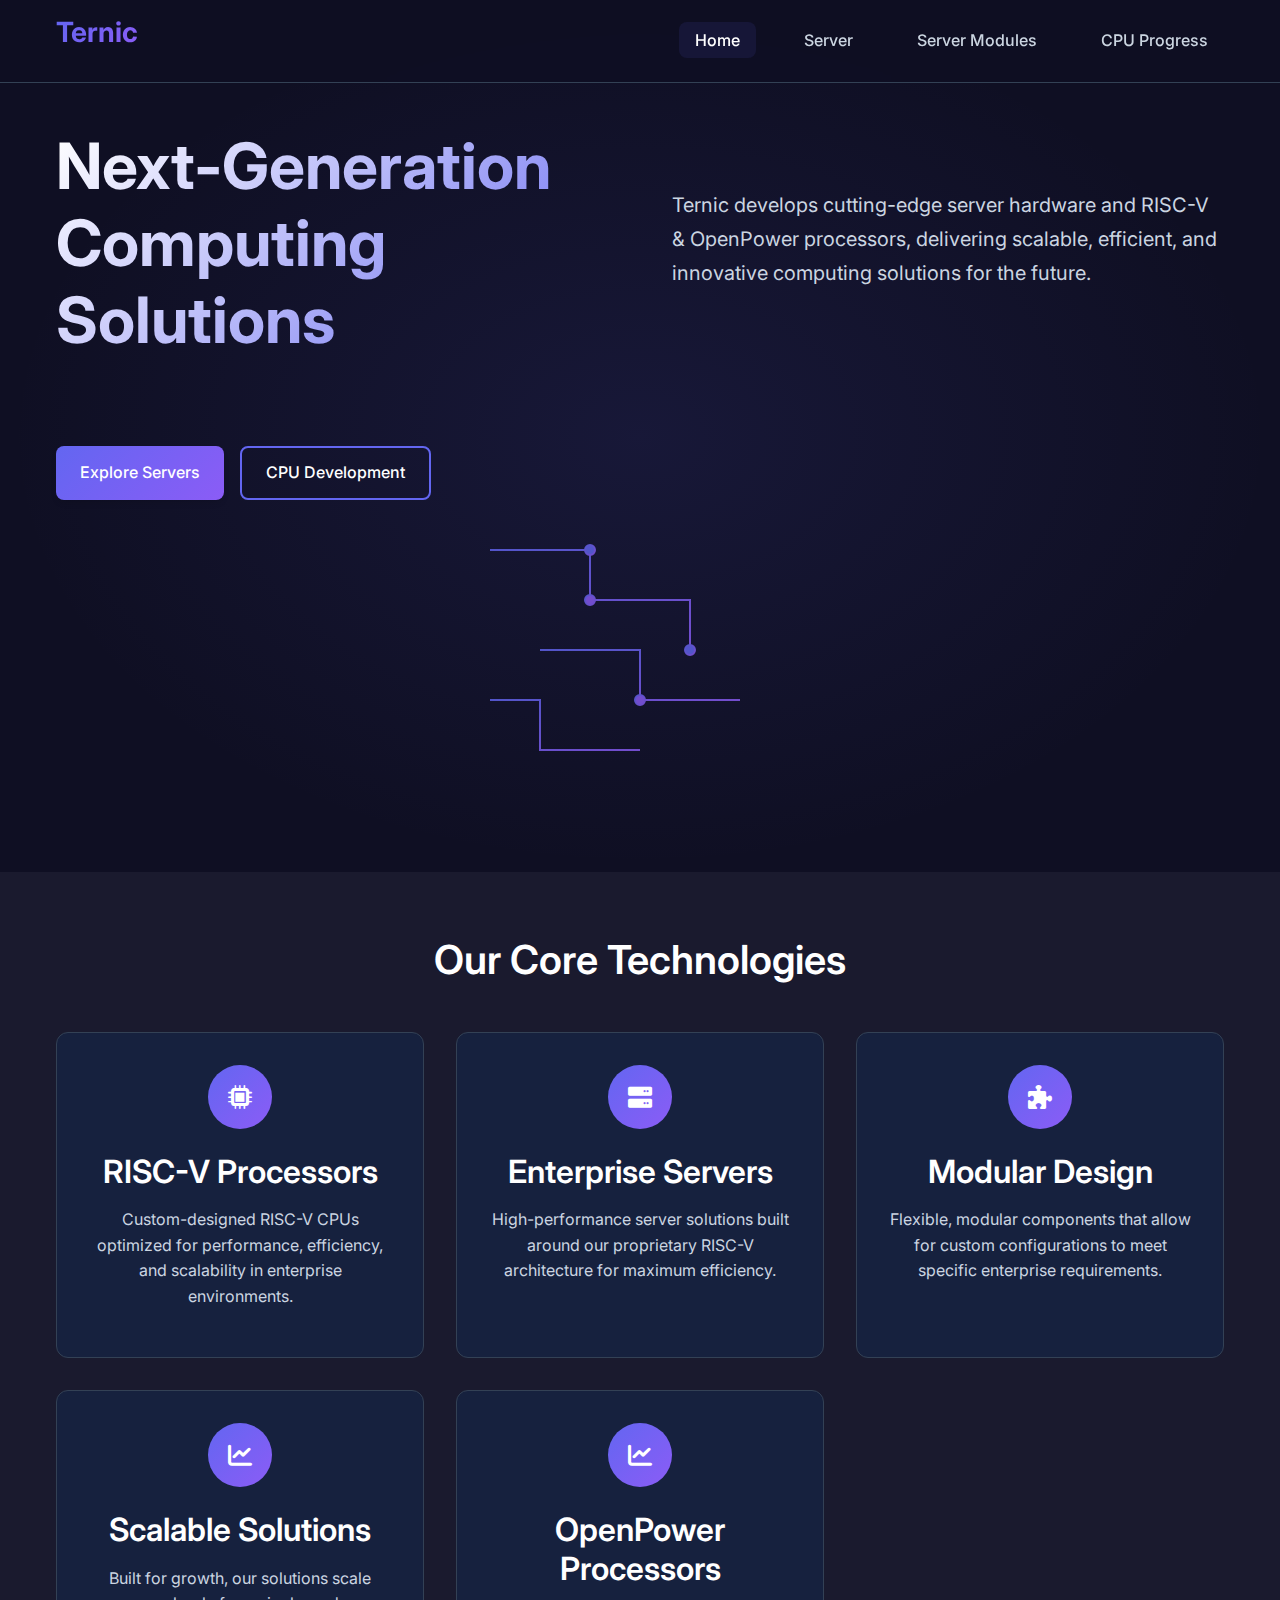
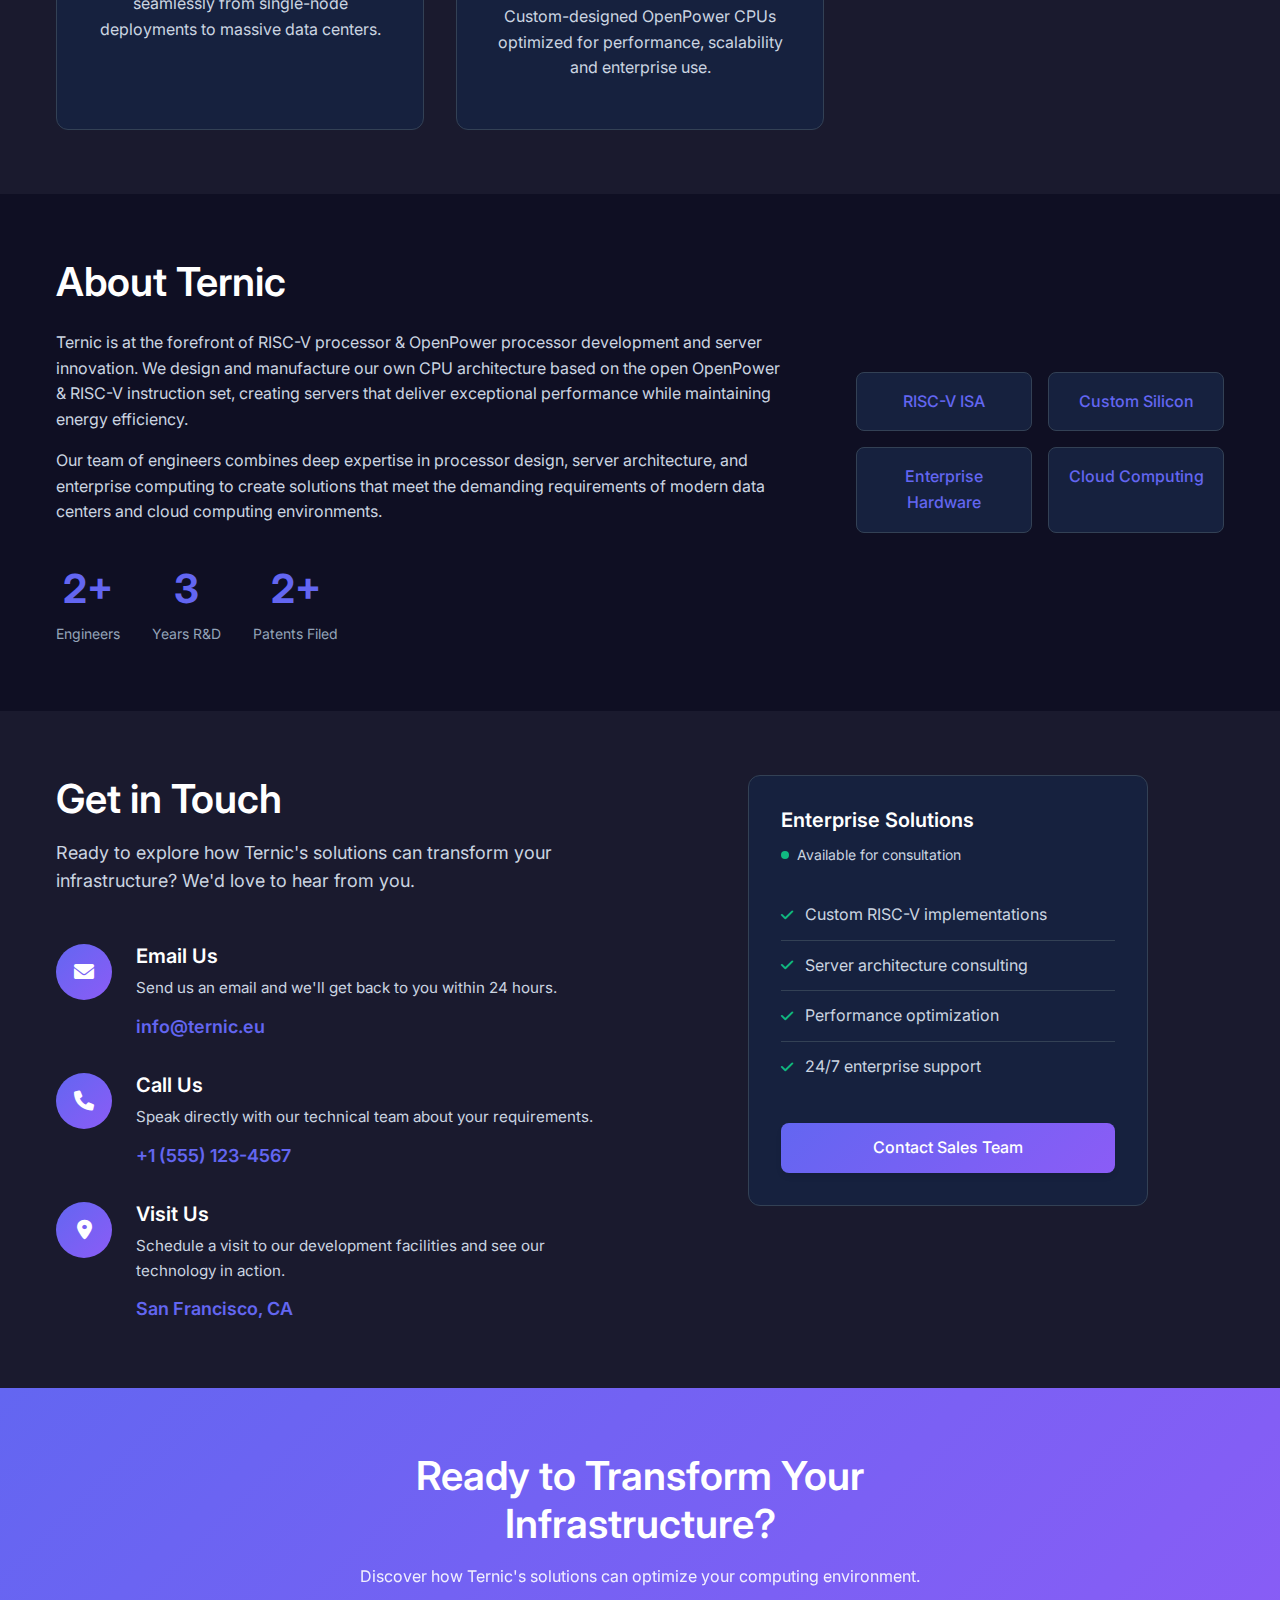
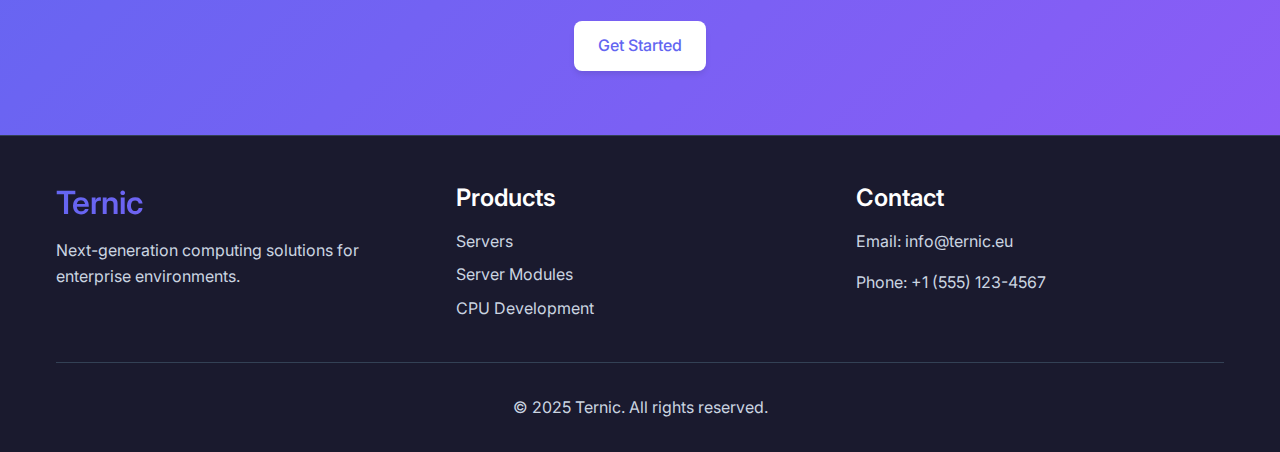
<file: index.html>
<!DOCTYPE html>
<html lang="en">
<head>
    <meta charset="UTF-8">
    <meta name="viewport" content="width=device-width, initial-scale=1.0">
    <meta name="description" content="Ternic develops cutting-edge RISC-V server solutions and custom processors for enterprise computing. Discover our high-performance, energy-efficient server hardware.">
    <meta name="keywords" content="RISC-V servers, custom processors, enterprise computing, server hardware, energy-efficient servers, Ternic, server modules, CPU development">
    <meta name="author" content="Ternic">
    <meta property="og:title" content="Ternic - Next-Generation RISC-V Server Solutions">
    <meta property="og:description" content="Innovative RISC-V server hardware and custom processors for enterprise computing environments.">
    <meta property="og:type" content="website">
    <meta property="og:url" content="https://www.ternic.eu">
    <meta name="robots" content="index, follow">
    <link rel="canonical" href="https://www.ternic.eu">
    
    <title>Ternic - Server Solutions & Custom Processors | Enterprise Computing</title>
    <link rel="stylesheet" href="styles.css">
    <link href="https://fonts.googleapis.com/css2?family=Inter:wght@300;400;500;600;700&display=swap" rel="stylesheet">
    <link rel="stylesheet" href="https://cdnjs.cloudflare.com/ajax/libs/font-awesome/6.0.0/css/all.min.css">
</head>
<body>
    <header class="header">
        <nav class="nav">
            <div class="nav-brand">
                <h1 class="logo">Ternic</h1>
            </div>
            <ul class="nav-menu" id="nav-menu">
                <li><a href="index.html" class="nav-link active">Home</a></li>
                <li><a href="server.html" class="nav-link">Server</a></li>
                <li><a href="modules.html" class="nav-link">Server Modules</a></li>
                <li><a href="cpu-progress.html" class="nav-link">CPU Progress</a></li>
            </ul>
            <div class="nav-toggle" id="nav-toggle">
                <span></span>
                <span></span>
                <span></span>
            </div>
        </nav>
    </header>

    <main>
        <!-- Hero Section -->
        <section class="hero">
            <div class="container">
                <div class="hero-content">
                    <h1 class="hero-title">Next-Generation Computing Solutions</h1>
                    <p class="hero-description">
                        Ternic develops cutting-edge server hardware and RISC-V & OpenPower processors, 
                        delivering scalable, efficient, and innovative computing solutions for the future.
                    </p>
                    <div class="hero-buttons">
                        <a href="server.html" class="btn btn-primary">Explore Servers</a>
                        <a href="cpu-progress.html" class="btn btn-secondary">CPU Development</a>
                    </div>
                </div>
                <div class="hero-visual">
                    <div class="circuit-pattern">
                        <svg viewBox="0 0 400 300" class="circuit-svg">
                            <defs>
                                <linearGradient id="gradient1" x1="0%" y1="0%" x2="100%" y2="100%">
                                    <stop offset="0%" style="stop-color:#6366f1;stop-opacity:1" />
                                    <stop offset="100%" style="stop-color:#8b5cf6;stop-opacity:1" />
                                </linearGradient>
                            </defs>
                            <g stroke="url(#gradient1)" stroke-width="2" fill="none">
                                <path d="M50 50 L150 50 L150 100 L250 100 L250 150" />
                                <path d="M100 150 L200 150 L200 200 L300 200" />
                                <path d="M50 200 L100 200 L100 250 L200 250" />
                                <circle cx="150" cy="50" r="5" fill="#6366f1" />
                                <circle cx="150" cy="100" r="5" fill="#8b5cf6" />
                                <circle cx="250" cy="150" r="5" fill="#6366f1" />
                                <circle cx="200" cy="200" r="5" fill="#8b5cf6" />
                            </g>
                        </svg>
                    </div>
                </div>
            </div>
        </section>

        <!-- Features Section -->
        <section class="features">
            <div class="container">
                <h2 class="section-title">Our Core Technologies</h2>
                <div class="features-grid">
                    <div class="feature-card">
                        <div class="feature-icon">
                            <i class="fas fa-microchip"></i>
                        </div>
                        <h3>RISC-V Processors</h3>
                        <p>Custom-designed RISC-V CPUs optimized for performance, efficiency, and scalability in enterprise environments.</p>
                    </div>
                    <div class="feature-card">
                        <div class="feature-icon">
                            <i class="fas fa-server"></i>
                        </div>
                        <h3>Enterprise Servers</h3>
                        <p>High-performance server solutions built around our proprietary RISC-V architecture for maximum efficiency.</p>
                    </div>
                    <div class="feature-card">
                        <div class="feature-icon">
                            <i class="fas fa-puzzle-piece"></i>
                        </div>
                        <h3>Modular Design</h3>
                        <p>Flexible, modular components that allow for custom configurations to meet specific enterprise requirements.</p>
                    </div>
                    <div class="feature-card">
                        <div class="feature-icon">
                            <i class="fas fa-chart-line"></i>
                        </div>
                        <h3>Scalable Solutions</h3>
                        <p>Built for growth, our solutions scale seamlessly from single-node deployments to massive data centers.</p>
                    </div>
                    <div class="feature-card">
                        <div class="feature-icon">
                            <i class="fas fa-chart-line"></i>
                        </div>
                        <h3>OpenPower Processors</h3>
                        <p>Custom-designed OpenPower CPUs optimized for performance, scalability and enterprise use.</p>
                    </div>
                </div>
            </div>
        </section>

        <!-- About Section -->
        <section class="about">
            <div class="container">
                <div class="about-content">
                    <div class="about-text">
                        <h2>About Ternic</h2>
                        <p>
                            Ternic is at the forefront of RISC-V processor & OpenPower processor development and server innovation. 
                            We design and manufacture our own CPU architecture based on the open OpenPower & RISC-V instruction set, 
                            creating servers that deliver exceptional performance while maintaining energy efficiency.
                        </p>
                        <p>
                            Our team of engineers combines deep expertise in processor design, server architecture, 
                            and enterprise computing to create solutions that meet the demanding requirements of 
                            modern data centers and cloud computing environments.
                        </p>
                        <div class="stats">
                            <div class="stat">
                                <span class="stat-number">2+</span>
                                <span class="stat-label">Engineers</span>
                            </div>
                            <div class="stat">
                                <span class="stat-number">3</span>
                                <span class="stat-label">Years R&D</span>
                            </div>
                            <div class="stat">
                                <span class="stat-number">2+</span>
                                <span class="stat-label">Patents Filed</span>
                            </div>
                        </div>
                    </div>
                    <div class="about-visual">
                        <div class="tech-stack">
                            <div class="tech-item">
                                <span>RISC-V ISA</span>
                            </div>
                            <div class="tech-item">
                                <span>Custom Silicon</span>
                            </div>
                            <div class="tech-item">
                                <span>Enterprise Hardware</span>
                            </div>
                            <div class="tech-item">
                                <span>Cloud Computing</span>
                            </div>
                        </div>
                    </div>
                </div>
            </div>
        </section>

        <!-- Contact Section -->
        <section class="contact">
            <div class="container">
                <div class="contact-content">
                    <div class="contact-info">
                        <h2>Get in Touch</h2>
                        <p>Ready to explore how Ternic's solutions can transform your infrastructure? We'd love to hear from you.</p>
                        
                        <div class="contact-methods">
                            <div class="contact-method">
                                <div class="contact-icon">
                                    <i class="fas fa-envelope"></i>
                                </div>
                                <div class="contact-details">
                                    <h3>Email Us</h3>
                                    <p>Send us an email and we'll get back to you within 24 hours.</p>
                                    <a href="mailto:info@ternic.eu" class="contact-link">info@ternic.eu</a>
                                </div>
                            </div>
                            
                            <div class="contact-method">
                                <div class="contact-icon">
                                    <i class="fas fa-phone"></i>
                                </div>
                                <div class="contact-details">
                                    <h3>Call Us</h3>
                                    <p>Speak directly with our technical team about your requirements.</p>
                                    <a href="tel:+15551234567" class="contact-link">+1 (555) 123-4567</a>
                                </div>
                            </div>
                            
                            <div class="contact-method">
                                <div class="contact-icon">
                                    <i class="fas fa-map-marker-alt"></i>
                                </div>
                                <div class="contact-details">
                                    <h3>Visit Us</h3>
                                    <p>Schedule a visit to our development facilities and see our technology in action.</p>
                                    <span class="contact-link">San Francisco, CA</span>
                                </div>
                            </div>
                        </div>
                    </div>
                    
                    <div class="contact-visual">
                        <div class="contact-card">
                            <div class="card-header">
                                <h3>Enterprise Solutions</h3>
                                <div class="status-indicator">
                                    <span class="status-dot"></span>
                                    <span>Available for consultation</span>
                                </div>
                            </div>
                            <div class="card-content">
                                <div class="service-item">
                                    <i class="fas fa-check"></i>
                                    <span>Custom RISC-V implementations</span>
                                </div>
                                <div class="service-item">
                                    <i class="fas fa-check"></i>
                                    <span>Server architecture consulting</span>
                                </div>
                                <div class="service-item">
                                    <i class="fas fa-check"></i>
                                    <span>Performance optimization</span>
                                </div>
                                <div class="service-item">
                                    <i class="fas fa-check"></i>
                                    <span>24/7 enterprise support</span>
                                </div>
                            </div>
                            <div class="card-action">
                                <a href="mailto:info@ternic.com?subject=Enterprise%20Solutions%20Inquiry" class="btn btn-primary">Contact Sales Team</a>
                            </div>
                        </div>
                    </div>
                </div>
            </div>
        </section>

        <!-- CTA Section -->
        <section class="cta">
            <div class="container">
                <div class="cta-content">
                    <h2>Ready to Transform Your Infrastructure?</h2>
                    <p>Discover how Ternic's solutions can optimize your computing environment.</p>
                    <a href="server.html" class="btn btn-primary">Get Started</a>
                </div>
            </div>
        </section>
    </main>

    <footer class="footer">
        <div class="container">
            <div class="footer-content">
                <div class="footer-section">
                    <h3>Ternic</h3>
                    <p>Next-generation computing solutions for enterprise environments.</p>
                </div>
                <div class="footer-section">
                    <h4>Products</h4>
                    <ul>
                        <li><a href="server.html">Servers</a></li>
                        <li><a href="modules.html">Server Modules</a></li>
                        <li><a href="cpu-progress.html">CPU Development</a></li>
                    </ul>
                </div>
                <div class="footer-section">
                    <h4>Contact</h4>
                    <p>Email: info@ternic.eu</p>
                    <p>Phone: +1 (555) 123-4567</p>
                </div>
            </div>
            <div class="footer-bottom">
                <p>&copy; 2025 Ternic. All rights reserved.</p>
            </div>
        </div>
    </footer>

    <script src="script.js"></script>
</body>
</html>
</file>
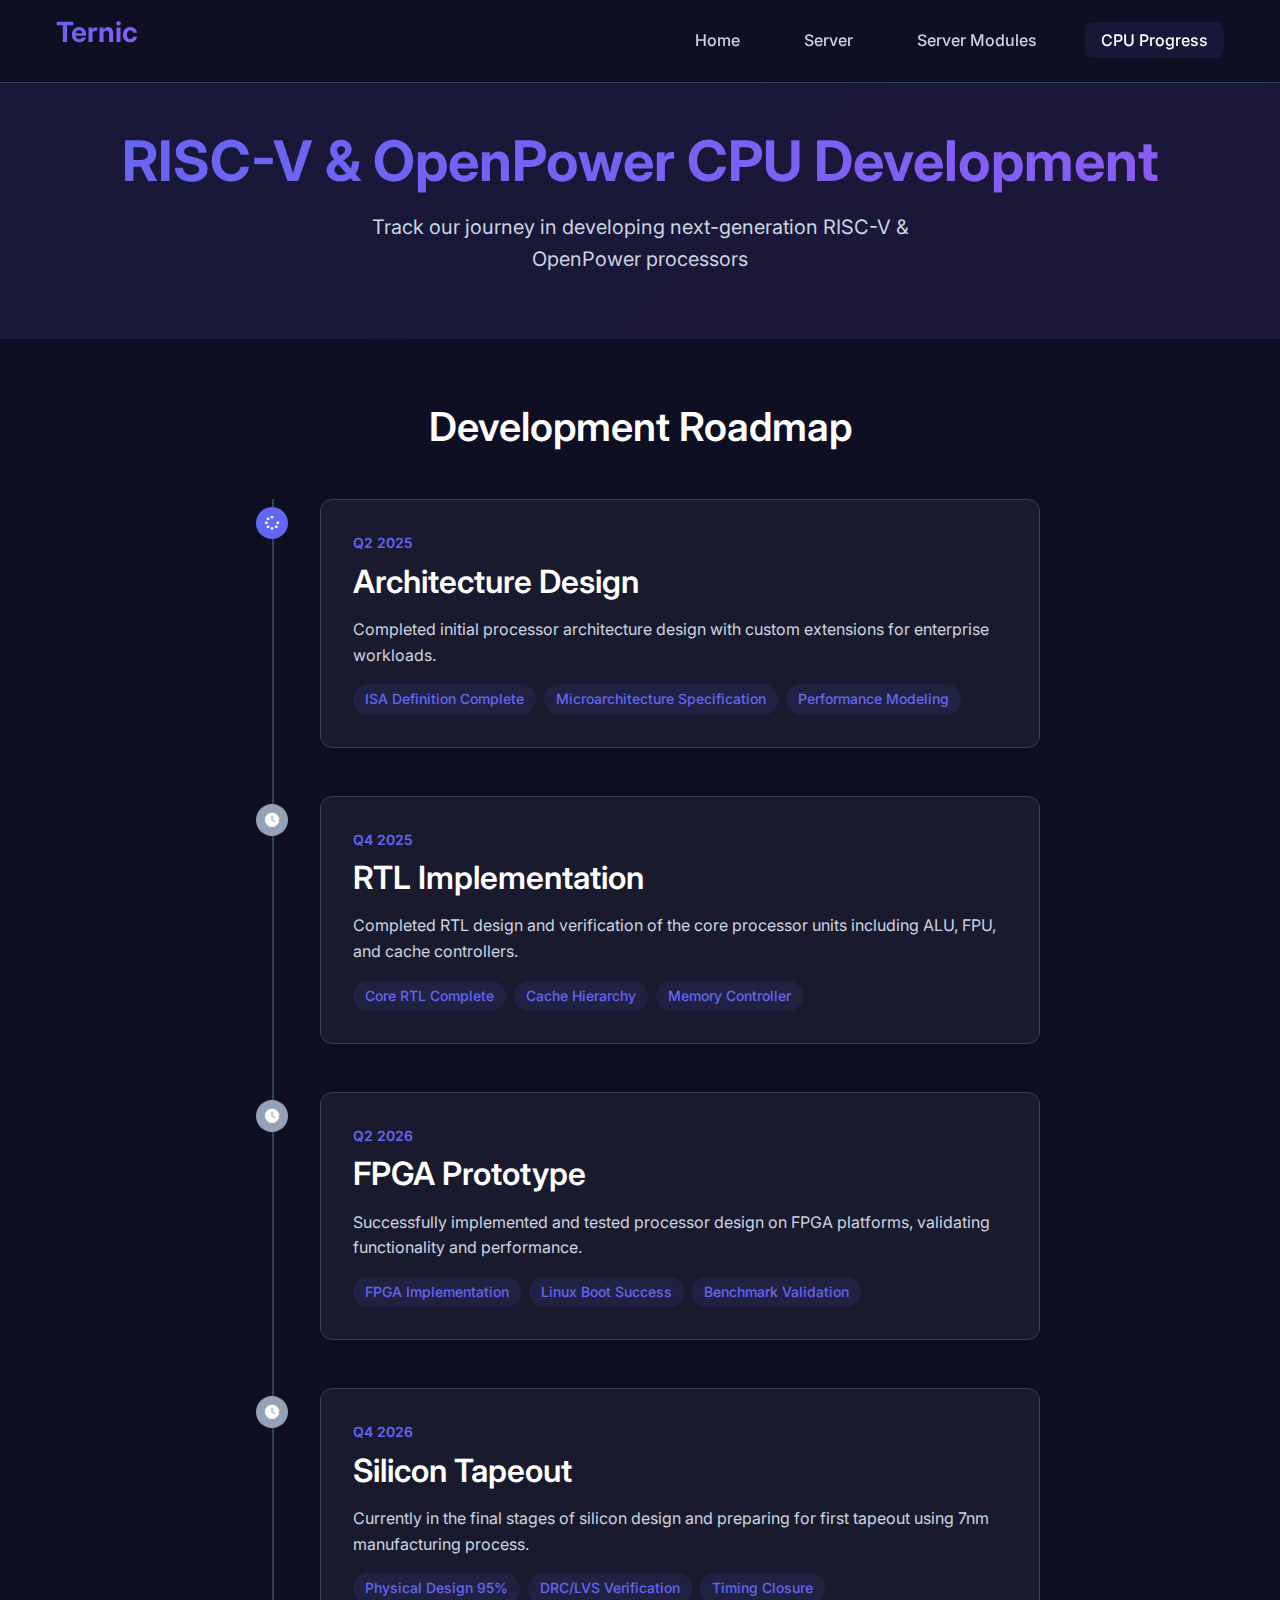
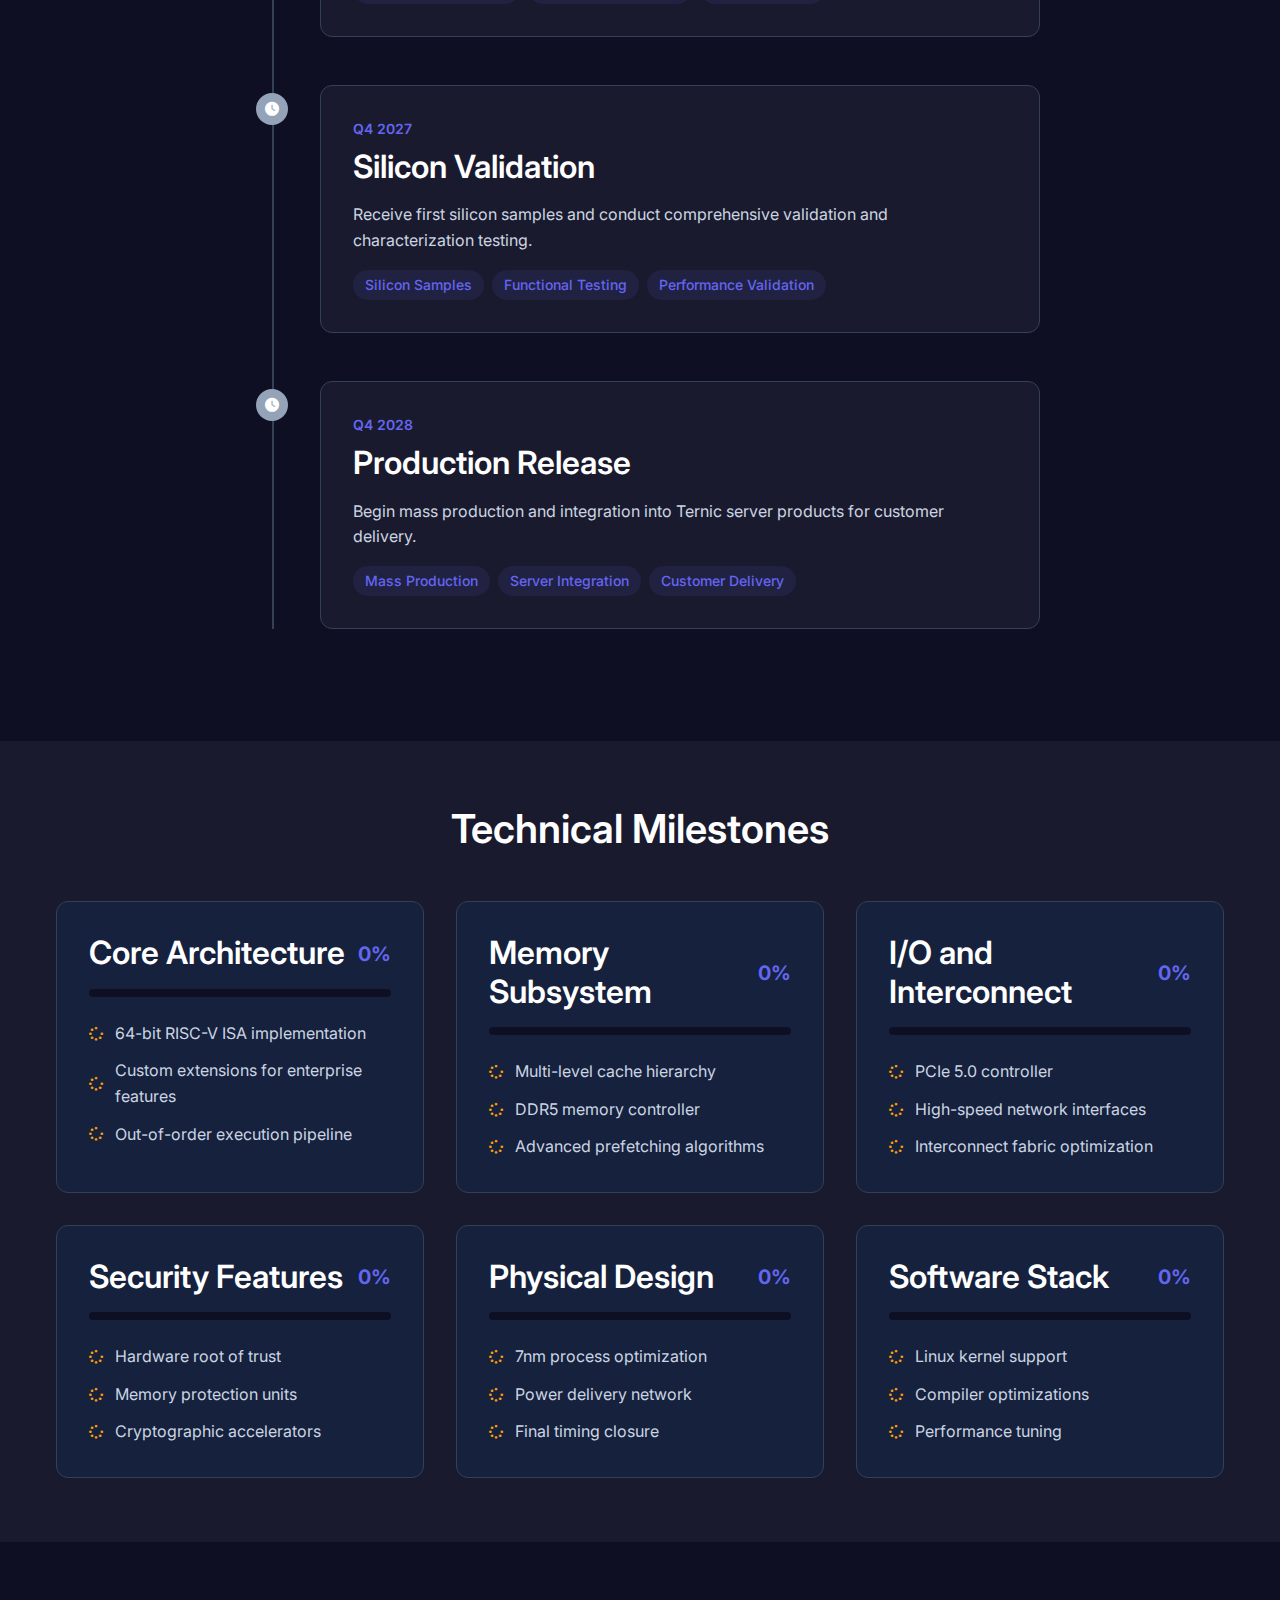
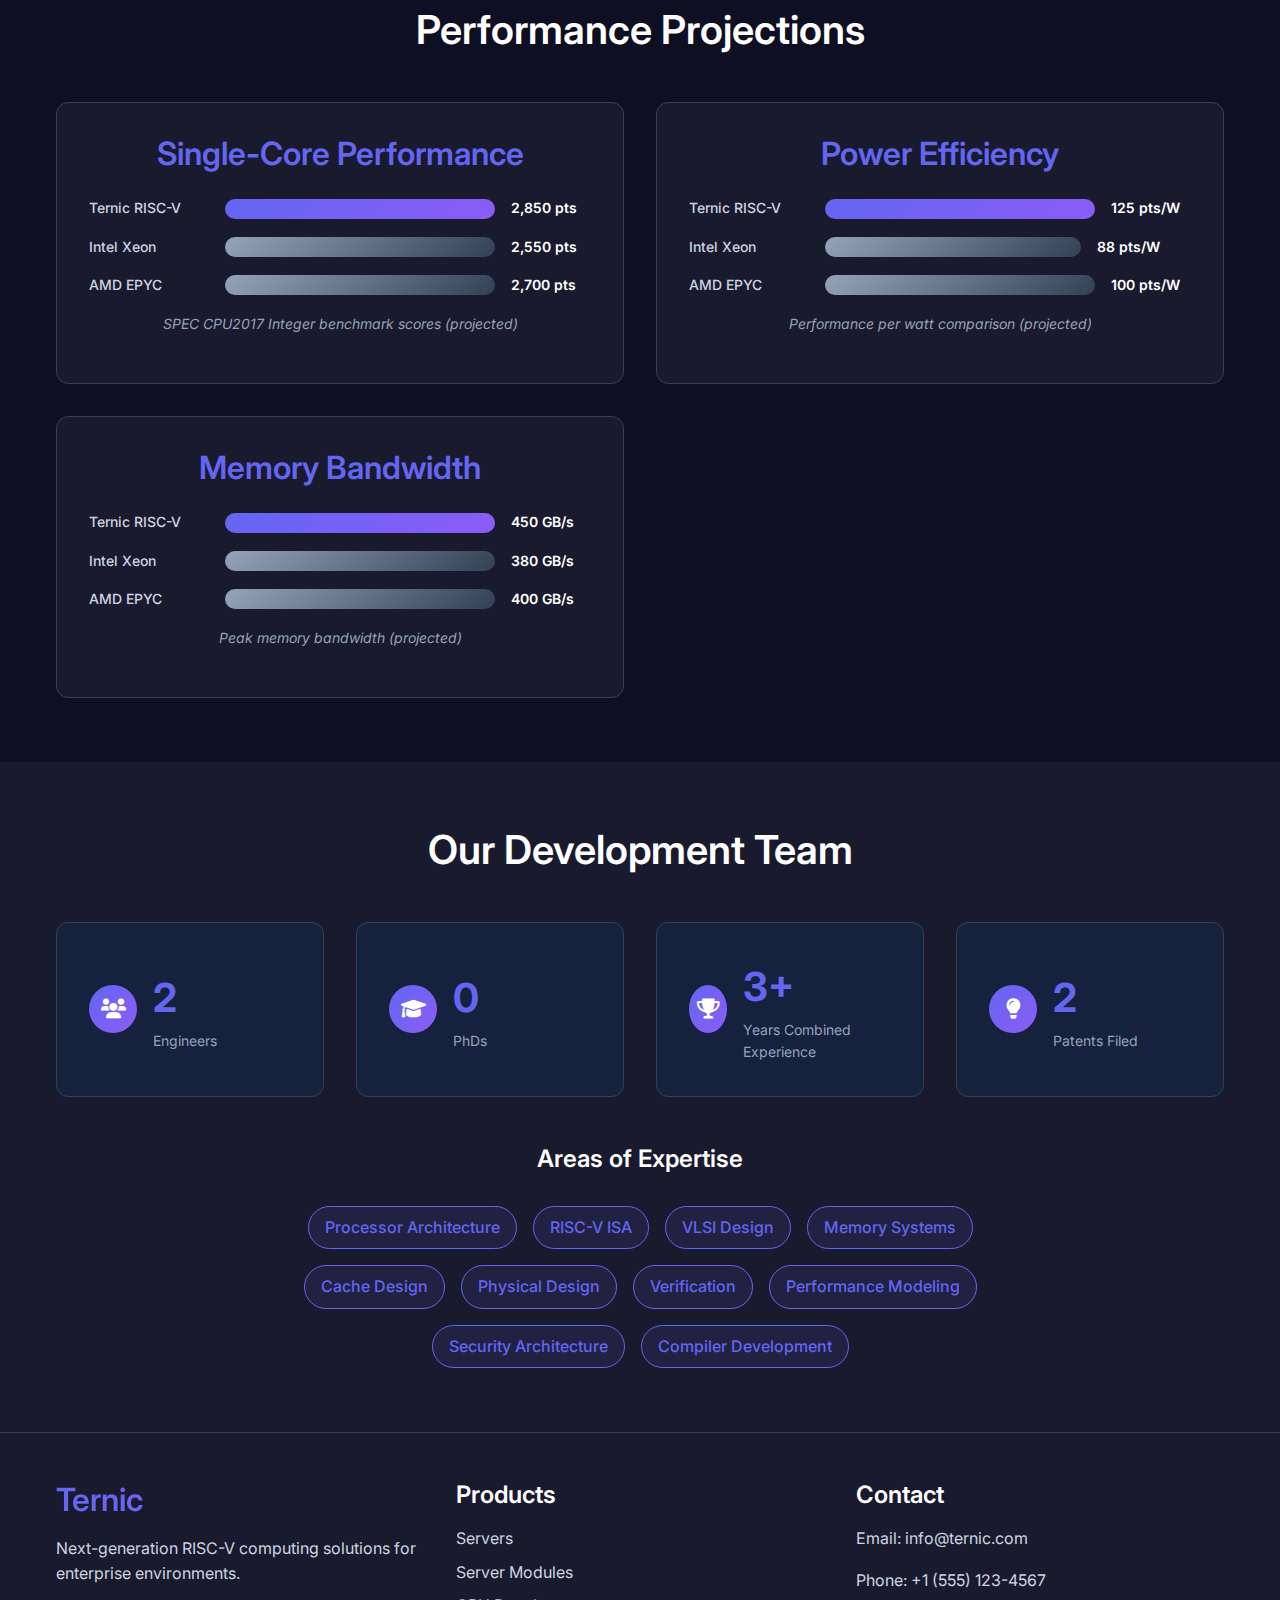
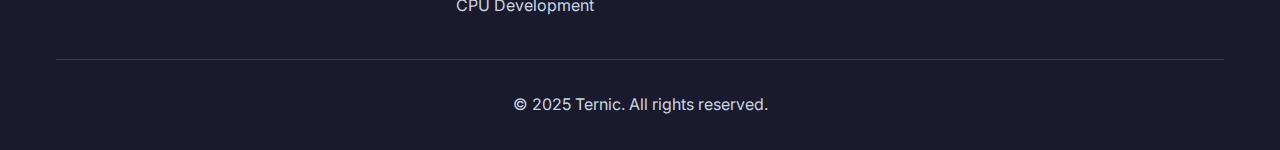
<file: cpu-progress.html>
<!DOCTYPE html>
<html lang="en">
<head>
    <meta charset="UTF-8">
    <meta name="viewport" content="width=device-width, initial-scale=1.0">
    <title>CPU Development Progress - Ternic</title>
    <link rel="stylesheet" href="styles.css">
    <link href="https://fonts.googleapis.com/css2?family=Inter:wght@300;400;500;600;700&display=swap" rel="stylesheet">
    <link rel="stylesheet" href="https://cdnjs.cloudflare.com/ajax/libs/font-awesome/6.0.0/css/all.min.css">
</head>
<body>
    <header class="header">
        <nav class="nav">
            <div class="nav-brand">
                <h1 class="logo">Ternic</h1>
            </div>
            <ul class="nav-menu" id="nav-menu">
                <li><a href="index.html" class="nav-link">Home</a></li>
                <li><a href="server.html" class="nav-link">Server</a></li>
                <li><a href="modules.html" class="nav-link">Server Modules</a></li>
                <li><a href="cpu-progress.html" class="nav-link active">CPU Progress</a></li>
            </ul>
            <div class="nav-toggle" id="nav-toggle">
                <span></span>
                <span></span>
                <span></span>
            </div>
        </nav>
    </header>

    <main>
        <!-- Page Hero -->
        <section class="page-hero">
            <div class="container">
                <h1 class="page-title">RISC-V & OpenPower CPU Development</h1>
                <p class="page-description">Track our journey in developing next-generation RISC-V & OpenPower processors</p>
            </div>
        </section>

        <!-- Development Timeline -->
        <section class="development-timeline">
            <div class="container">
                <h2 class="section-title">Development Roadmap</h2>
                <div class="timeline">
                    <div class="timeline-item current">
                        <div class="timeline-marker">
                            <i class="fas fa-spinner"></i>
                        </div>
                        <div class="timeline-content">
                            <div class="timeline-date">Q2 2025</div>
                            <h3>Architecture Design</h3>
                            <p>Completed initial processor architecture design with custom extensions for enterprise workloads.</p>
                            <div class="timeline-achievements">
                                <span class="achievement">ISA Definition Complete</span>
                                <span class="achievement">Microarchitecture Specification</span>
                                <span class="achievement">Performance Modeling</span>
                            </div>
                        </div>
                    </div>

                    <div class="timeline-item upcoming">
                        <div class="timeline-marker">
                            <i class="fas fa-clock"></i>
                        </div>
                        <div class="timeline-content">
                            <div class="timeline-date">Q4 2025</div>
                            <h3>RTL Implementation</h3>
                            <p>Completed RTL design and verification of the core processor units including ALU, FPU, and cache controllers.</p>
                            <div class="timeline-achievements">
                                <span class="achievement">Core RTL Complete</span>
                                <span class="achievement">Cache Hierarchy</span>
                                <span class="achievement">Memory Controller</span>
                            </div>
                        </div>
                    </div>

                    <div class="timeline-item upcoming">
                        <div class="timeline-marker">
                            <i class="fas fa-clock"></i>
                        </div>
                        <div class="timeline-content">
                            <div class="timeline-date">Q2 2026</div>
                            <h3>FPGA Prototype</h3>
                            <p>Successfully implemented and tested processor design on FPGA platforms, validating functionality and performance.</p>
                            <div class="timeline-achievements">
                                <span class="achievement">FPGA Implementation</span>
                                <span class="achievement">Linux Boot Success</span>
                                <span class="achievement">Benchmark Validation</span>
                            </div>
                        </div>
                    </div>

                    <div class="timeline-item upcoming">
                        <div class="timeline-marker">
                            <i class="fas fa-clock"></i>
                        </div>
                        <div class="timeline-content">
                            <div class="timeline-date">Q4 2026</div>
                            <h3>Silicon Tapeout</h3>
                            <p>Currently in the final stages of silicon design and preparing for first tapeout using 7nm manufacturing process.</p>
                            <div class="timeline-achievements">
                                <span class="achievement">Physical Design 95%</span>
                                <span class="achievement">DRC/LVS Verification</span>
                                <span class="achievement">Timing Closure</span>
                            </div>
                        </div>
                    </div>

                    <div class="timeline-item upcoming">
                        <div class="timeline-marker">
                            <i class="fas fa-clock"></i>
                        </div>
                        <div class="timeline-content">
                            <div class="timeline-date">Q4 2027</div>
                            <h3>Silicon Validation</h3>
                            <p>Receive first silicon samples and conduct comprehensive validation and characterization testing.</p>
                            <div class="timeline-achievements">
                                <span class="achievement">Silicon Samples</span>
                                <span class="achievement">Functional Testing</span>
                                <span class="achievement">Performance Validation</span>
                            </div>
                        </div>
                    </div>

                    <div class="timeline-item upcoming">
                        <div class="timeline-marker">
                            <i class="fas fa-clock"></i>
                        </div>
                        <div class="timeline-content">
                            <div class="timeline-date">Q4 2028</div>
                            <h3>Production Release</h3>
                            <p>Begin mass production and integration into Ternic server products for customer delivery.</p>
                            <div class="timeline-achievements">
                                <span class="achievement">Mass Production</span>
                                <span class="achievement">Server Integration</span>
                                <span class="achievement">Customer Delivery</span>
                            </div>
                        </div>
                    </div>
                </div>
            </div>
        </section>

        <!-- Technical Progress  fa-check-circle when done.   --> 
        <section class="technical-progress">
            <div class="container">
                <h2 class="section-title">Technical Milestones</h2>
                <div class="progress-grid">
                    <div class="progress-card">
                        <div class="progress-header">
                            <h3>Core Architecture</h3>
                            <span class="progress-percentage">0%</span>
                        </div>
                        <div class="progress-bar">
                            <div class="progress-fill" style="width: 0%;"></div>
                        </div>
                        <div class="progress-details">
                            <div class="detail-item">
                                <i class="fas fa-spinner"></i>
                                <span>64-bit RISC-V ISA implementation</span>
                            </div>
                            <div class="detail-item">
                                <i class="fas fa-spinner"></i>
                                <span>Custom extensions for enterprise features</span>
                            </div>
                            <div class="detail-item">
                                <i class="fas fa-spinner"></i>
                                <span>Out-of-order execution pipeline</span>
                            </div>
                        </div>
                    </div>

                    <div class="progress-card">
                        <div class="progress-header">
                            <h3>Memory Subsystem</h3>
                            <span class="progress-percentage">0%</span>
                        </div>
                        <div class="progress-bar">
                            <div class="progress-fill" style="width: 0%;"></div>
                        </div>
                        <div class="progress-details">
                            <div class="detail-item">
                                <i class="fas fa-spinner"></i>
                                <span>Multi-level cache hierarchy</span>
                            </div>
                            <div class="detail-item">
                                <i class="fas fa-spinner"></i>
                                <span>DDR5 memory controller</span>
                            </div>
                            <div class="detail-item">
                                <i class="fas fa-spinner"></i>
                                <span>Advanced prefetching algorithms</span>
                            </div>
                        </div>
                    </div>

                    <div class="progress-card">
                        <div class="progress-header">
                            <h3>I/O and Interconnect</h3>
                            <span class="progress-percentage">0%</span>
                        </div>
                        <div class="progress-bar">
                            <div class="progress-fill" style="width: 0%;"></div>
                        </div>
                        <div class="progress-details">
                            <div class="detail-item">
                                <i class="fas fa-spinner"></i>
                                <span>PCIe 5.0 controller</span>
                            </div>
                            <div class="detail-item">
                                <i class="fas fa-spinner"></i>
                                <span>High-speed network interfaces</span>
                            </div>
                            <div class="detail-item">
                                <i class="fas fa-spinner"></i>
                                <span>Interconnect fabric optimization</span>
                            </div>
                        </div>
                    </div>

                    <div class="progress-card">
                        <div class="progress-header">
                            <h3>Security Features</h3>
                            <span class="progress-percentage">0%</span>
                        </div>
                        <div class="progress-bar">
                            <div class="progress-fill" style="width: 0%;"></div>
                        </div>
                        <div class="progress-details">
                            <div class="detail-item">
                                <i class="fas fa-spinner"></i>
                                <span>Hardware root of trust</span>
                            </div>
                            <div class="detail-item">
                                <i class="fas fa-spinner"></i>
                                <span>Memory protection units</span>
                            </div>
                            <div class="detail-item">
                                <i class="fas fa-spinner"></i>
                                <span>Cryptographic accelerators</span>
                            </div>
                        </div>
                    </div>

                    <div class="progress-card">
                        <div class="progress-header">
                            <h3>Physical Design</h3>
                            <span class="progress-percentage">0%</span>
                        </div>
                        <div class="progress-bar">
                            <div class="progress-fill" style="width: 0%;"></div>
                        </div>
                        <div class="progress-details">
                            <div class="detail-item">
                                <i class="fas fa-spinner"></i>
                                <span>7nm process optimization</span>
                            </div>
                            <div class="detail-item">
                                <i class="fas fa-spinner"></i>
                                <span>Power delivery network</span>
                            </div>
                            <div class="detail-item">
                                <i class="fas fa-spinner"></i>
                                <span>Final timing closure</span>
                            </div>
                        </div>
                    </div>

                    <div class="progress-card">
                        <div class="progress-header">
                            <h3>Software Stack</h3>
                            <span class="progress-percentage">0%</span>
                        </div>
                        <div class="progress-bar">
                            <div class="progress-fill" style="width: 0%;"></div>
                        </div>
                        <div class="progress-details">
                            <div class="detail-item">
                                <i class="fas fa-spinner"></i>
                                <span>Linux kernel support</span>
                            </div>
                            <div class="detail-item">
                                <i class="fas fa-spinner"></i>
                                <span>Compiler optimizations</span>
                            </div>
                            <div class="detail-item">
                                <i class="fas fa-spinner"></i>
                                <span>Performance tuning</span>
                            </div>
                        </div>
                    </div>
                </div>
            </div>
        </section>

        <!-- Performance Benchmarks -->
        <section class="performance-benchmarks">
            <div class="container">
                <h2 class="section-title">Performance Projections</h2>
                <div class="benchmarks-grid">
                    <div class="benchmark-card">
                        <h3>Single-Core Performance</h3>
                        <div class="benchmark-chart">
                            <div class="chart-bar">
                                <div class="bar-label">Ternic RISC-V</div>
                                <div class="bar-container">
                                    <div class="bar ternic" style="width: 95%;"></div>
                                    <span class="bar-value">2,850 pts</span>
                                </div>
                            </div>
                            <div class="chart-bar">
                                <div class="bar-label">Intel Xeon</div>
                                <div class="bar-container">
                                    <div class="bar competitor" style="width: 85%;"></div>
                                    <span class="bar-value">2,550 pts</span>
                                </div>
                            </div>
                            <div class="chart-bar">
                                <div class="bar-label">AMD EPYC</div>
                                <div class="bar-container">
                                    <div class="bar competitor" style="width: 90%;"></div>
                                    <span class="bar-value">2,700 pts</span>
                                </div>
                            </div>
                        </div>
                        <p class="benchmark-note">SPEC CPU2017 Integer benchmark scores (projected)</p>
                    </div>

                    <div class="benchmark-card">
                        <h3>Power Efficiency</h3>
                        <div class="benchmark-chart">
                            <div class="chart-bar">
                                <div class="bar-label">Ternic RISC-V</div>
                                <div class="bar-container">
                                    <div class="bar ternic" style="width: 100%;"></div>
                                    <span class="bar-value">125 pts/W</span>
                                </div>
                            </div>
                            <div class="chart-bar">
                                <div class="bar-label">Intel Xeon</div>
                                <div class="bar-container">
                                    <div class="bar competitor" style="width: 70%;"></div>
                                    <span class="bar-value">88 pts/W</span>
                                </div>
                            </div>
                            <div class="chart-bar">
                                <div class="bar-label">AMD EPYC</div>
                                <div class="bar-container">
                                    <div class="bar competitor" style="width: 80%;"></div>
                                    <span class="bar-value">100 pts/W</span>
                                </div>
                            </div>
                        </div>
                        <p class="benchmark-note">Performance per watt comparison (projected)</p>
                    </div>

                    <div class="benchmark-card">
                        <h3>Memory Bandwidth</h3>
                        <div class="benchmark-chart">
                            <div class="chart-bar">
                                <div class="bar-label">Ternic RISC-V</div>
                                <div class="bar-container">
                                    <div class="bar ternic" style="width: 95%;"></div>
                                    <span class="bar-value">450 GB/s</span>
                                </div>
                            </div>
                            <div class="chart-bar">
                                <div class="bar-label">Intel Xeon</div>
                                <div class="bar-container">
                                    <div class="bar competitor" style="width: 80%;"></div>
                                    <span class="bar-value">380 GB/s</span>
                                </div>
                            </div>
                            <div class="chart-bar">
                                <div class="bar-label">AMD EPYC</div>
                                <div class="bar-container">
                                    <div class="bar competitor" style="width: 85%;"></div>
                                    <span class="bar-value">400 GB/s</span>
                                </div>
                            </div>
                        </div>
                        <p class="benchmark-note">Peak memory bandwidth (projected)</p>
                    </div>
                </div>
            </div>
        </section>

        <!-- Development Team -->
        <section class="development-team">
            <div class="container">
                <h2 class="section-title">Our Development Team</h2>
                <div class="team-stats">
                    <div class="team-stat">
                        <div class="stat-icon">
                            <i class="fas fa-users"></i>
                        </div>
                        <div class="stat-content">
                            <span class="stat-number">2</span>
                            <span class="stat-label">Engineers</span>
                        </div>
                    </div>
                    <div class="team-stat">
                        <div class="stat-icon">
                            <i class="fas fa-graduation-cap"></i>
                        </div>
                        <div class="stat-content">
                            <span class="stat-number">0</span>
                            <span class="stat-label">PhDs</span>
                        </div>
                    </div>
                    <div class="team-stat">
                        <div class="stat-icon">
                            <i class="fas fa-trophy"></i>
                        </div>
                        <div class="stat-content">
                            <span class="stat-number">3+</span>
                            <span class="stat-label">Years Combined Experience</span>
                        </div>
                    </div>
                    <div class="team-stat">
                        <div class="stat-icon">
                            <i class="fas fa-lightbulb"></i>
                        </div>
                        <div class="stat-content">
                            <span class="stat-number">2</span>
                            <span class="stat-label">Patents Filed</span>
                        </div>
                    </div>
                </div>
                <div class="team-expertise">
                    <h3>Areas of Expertise</h3>
                    <div class="expertise-tags">
                        <span class="expertise-tag">Processor Architecture</span>
                        <span class="expertise-tag">RISC-V ISA</span>
                        <span class="expertise-tag">VLSI Design</span>
                        <span class="expertise-tag">Memory Systems</span>
                        <span class="expertise-tag">Cache Design</span>
                        <span class="expertise-tag">Physical Design</span>
                        <span class="expertise-tag">Verification</span>
                        <span class="expertise-tag">Performance Modeling</span>
                        <span class="expertise-tag">Security Architecture</span>
                        <span class="expertise-tag">Compiler Development</span>
                    </div>
                </div>
            </div>
        </section>
    </main>

    <footer class="footer">
        <div class="container">
            <div class="footer-content">
                <div class="footer-section">
                    <h3>Ternic</h3>
                    <p>Next-generation RISC-V computing solutions for enterprise environments.</p>
                </div>
                <div class="footer-section">
                    <h4>Products</h4>
                    <ul>
                        <li><a href="server.html">Servers</a></li>
                        <li><a href="modules.html">Server Modules</a></li>
                        <li><a href="cpu-progress.html">CPU Development</a></li>
                    </ul>
                </div>
                <div class="footer-section">
                    <h4>Contact</h4>
                    <p>Email: info@ternic.com</p>
                    <p>Phone: +1 (555) 123-4567</p>
                </div>
            </div>
            <div class="footer-bottom">
                <p>&copy; 2025 Ternic. All rights reserved.</p>
            </div>
        </div>
    </footer>

    <script src="script.js"></script>
</body>
</html>
</file>
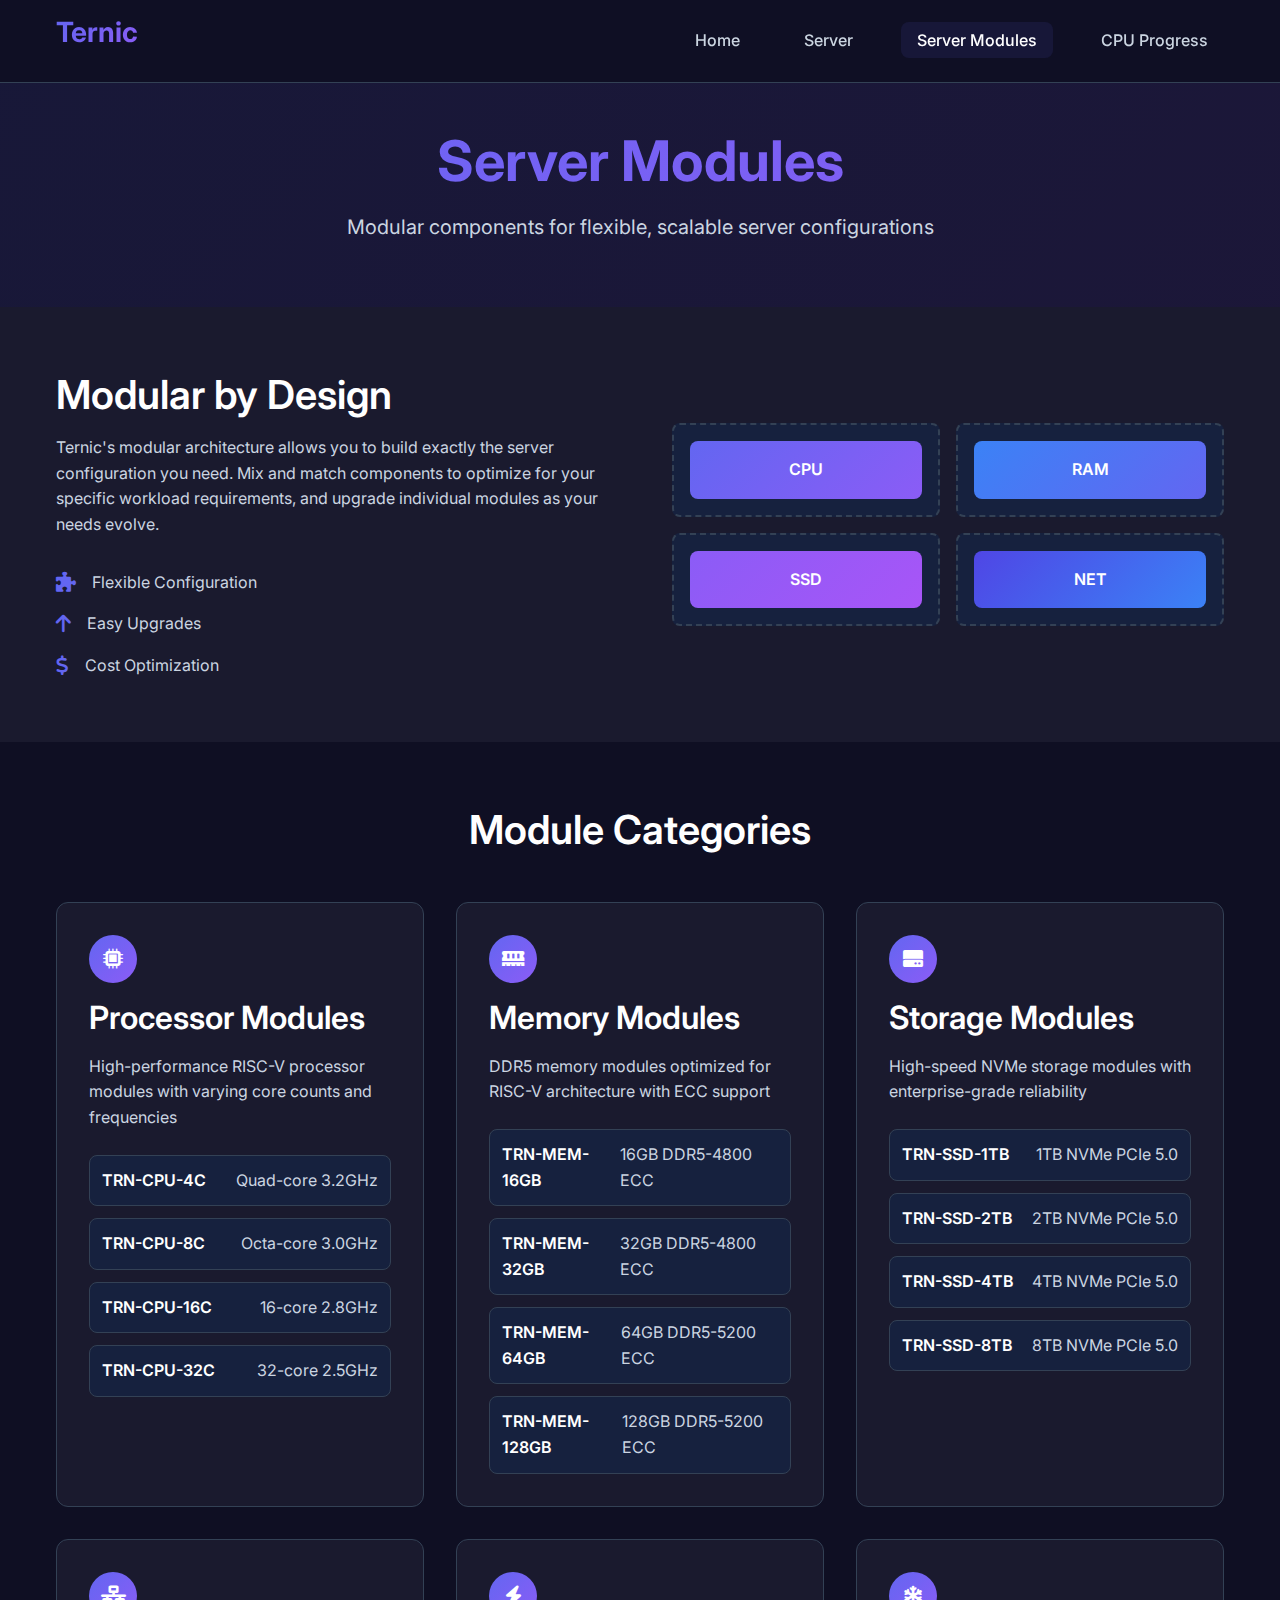
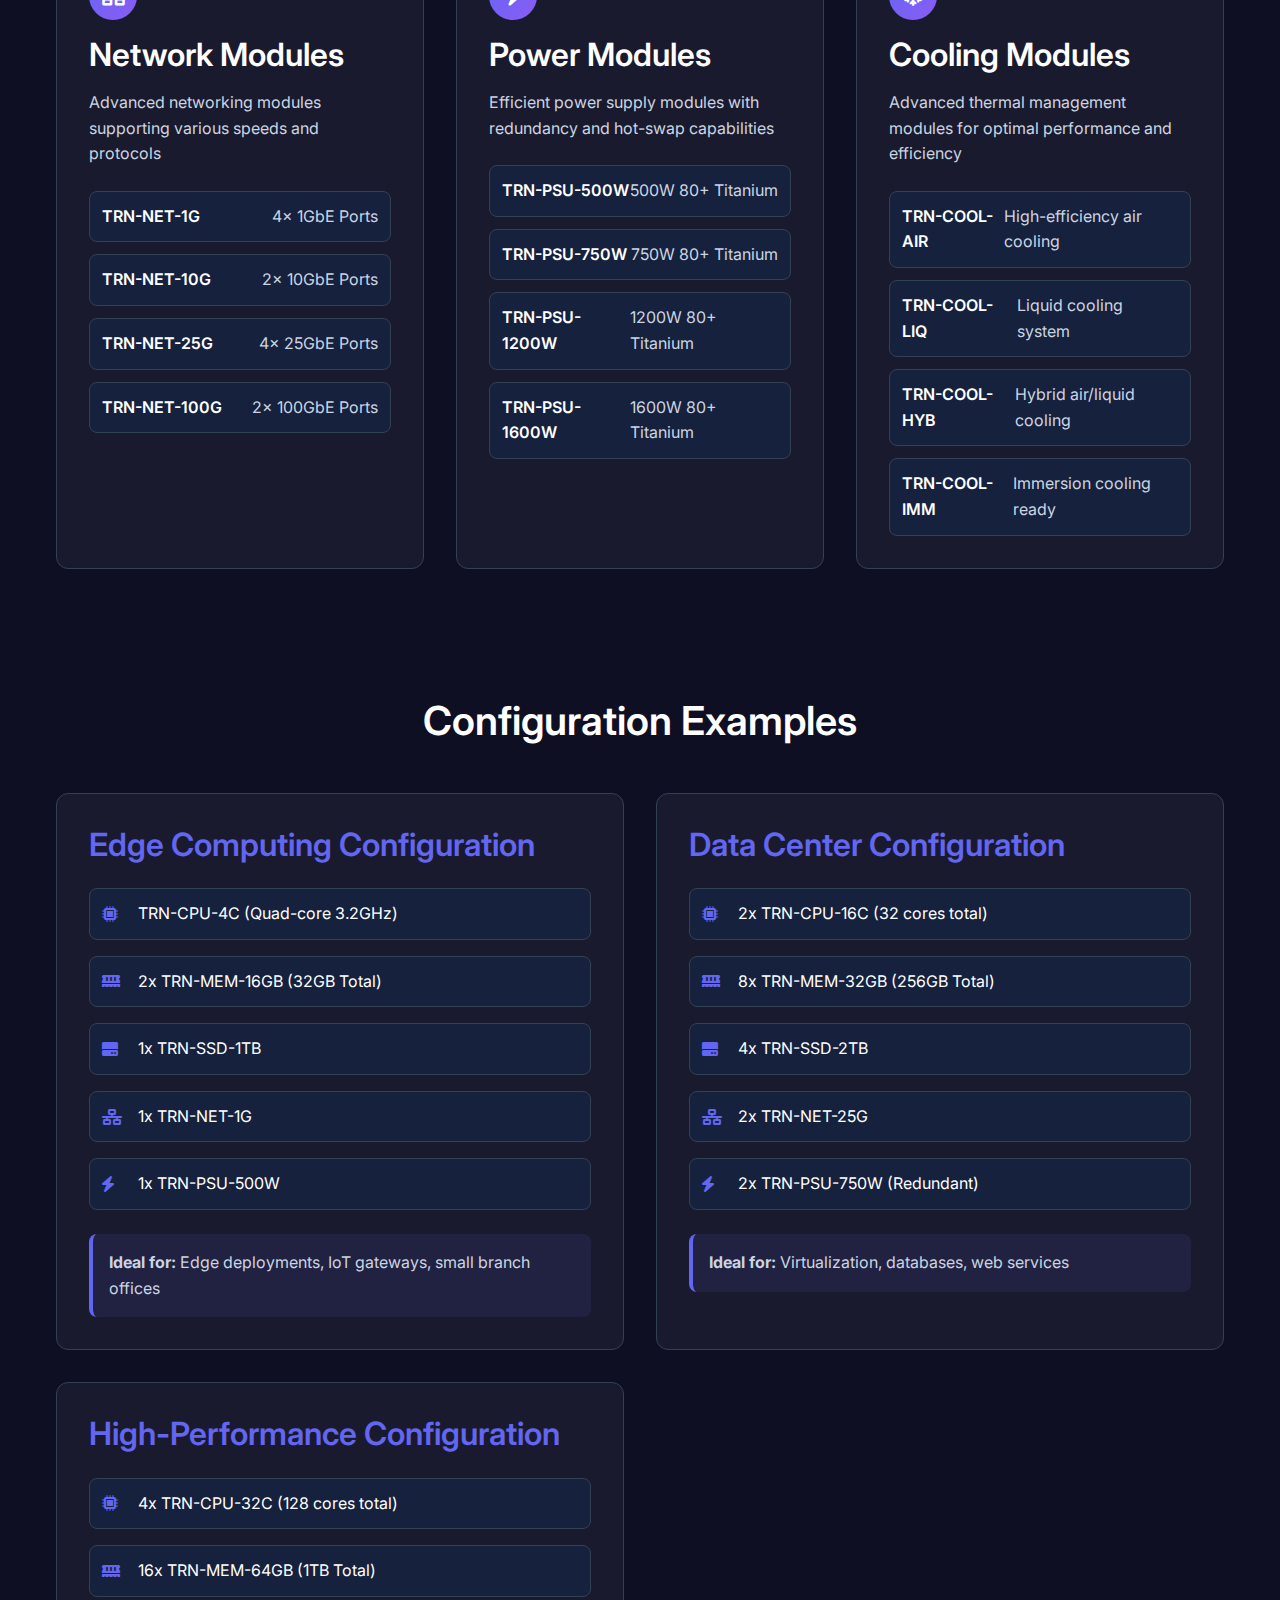
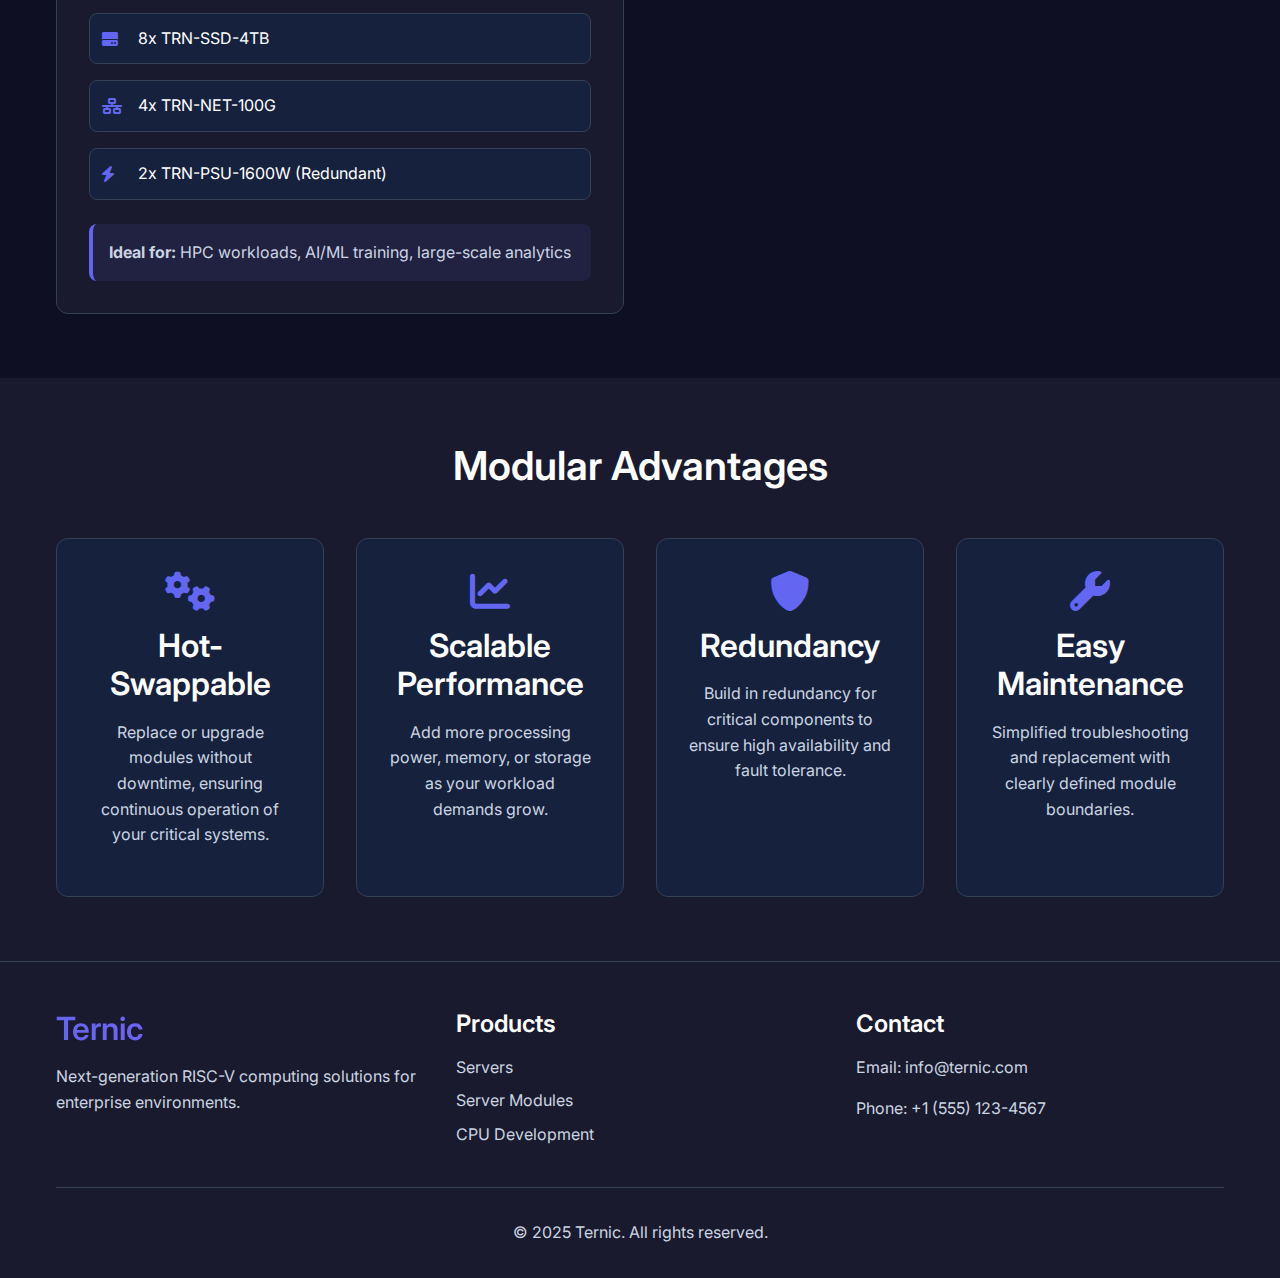
<file: modules.html>
<!DOCTYPE html>
<html lang="en">
<head>
    <meta charset="UTF-8">
    <meta name="viewport" content="width=device-width, initial-scale=1.0">
    <title>Server Modules - Ternic</title>
    <link rel="stylesheet" href="styles.css">
    <link href="https://fonts.googleapis.com/css2?family=Inter:wght@300;400;500;600;700&display=swap" rel="stylesheet">
    <link rel="stylesheet" href="https://cdnjs.cloudflare.com/ajax/libs/font-awesome/6.0.0/css/all.min.css">
</head>
<body>
    <header class="header">
        <nav class="nav">
            <div class="nav-brand">
                <h1 class="logo">Ternic</h1>
            </div>
            <ul class="nav-menu" id="nav-menu">
                <li><a href="index.html" class="nav-link">Home</a></li>
                <li><a href="server.html" class="nav-link">Server</a></li>
                <li><a href="modules.html" class="nav-link active">Server Modules</a></li>
                <li><a href="cpu-progress.html" class="nav-link">CPU Progress</a></li>
            </ul>
            <div class="nav-toggle" id="nav-toggle">
                <span></span>
                <span></span>
                <span></span>
            </div>
        </nav>
    </header>

    <main>
        <!-- Page Hero -->
        <section class="page-hero">
            <div class="container">
                <h1 class="page-title">Server Modules</h1>
                <p class="page-description">Modular components for flexible, scalable server configurations</p>
            </div>
        </section>

        <!-- Modular Philosophy -->
        <section class="modular-intro">
            <div class="container">
                <div class="intro-content">
                    <div class="intro-text">
                        <h2>Modular by Design</h2>
                        <p>
                            Ternic's modular architecture allows you to build exactly the server configuration you need. 
                            Mix and match components to optimize for your specific workload requirements, 
                            and upgrade individual modules as your needs evolve.
                        </p>
                        <div class="benefits">
                            <div class="benefit">
                                <i class="fas fa-puzzle-piece"></i>
                                <span>Flexible Configuration</span>
                            </div>
                            <div class="benefit">
                                <i class="fas fa-arrow-up"></i>
                                <span>Easy Upgrades</span>
                            </div>
                            <div class="benefit">
                                <i class="fas fa-dollar-sign"></i>
                                <span>Cost Optimization</span>
                            </div>
                        </div>
                    </div>
                    <div class="intro-visual">
                        <div class="module-assembly">
                            <div class="module-slot">
                                <div class="module cpu-module">CPU</div>
                            </div>
                            <div class="module-slot">
                                <div class="module memory-module">RAM</div>
                            </div>
                            <div class="module-slot">
                                <div class="module storage-module">SSD</div>
                            </div>
                            <div class="module-slot">
                                <div class="module network-module">NET</div>
                            </div>
                        </div>
                    </div>
                </div>
            </div>
        </section>

        <!-- Module Categories -->
        <section class="module-categories">
            <div class="container">
                <h2 class="section-title">Module Categories</h2>
                <div class="categories-grid">
                    <div class="category-card">
                        <div class="category-icon">
                            <i class="fas fa-microchip"></i>
                        </div>
                        <h3>Processor Modules</h3>
                        <p>High-performance RISC-V processor modules with varying core counts and frequencies</p>
                        <div class="module-list">
                            <div class="module-item">
                                <span class="module-name">TRN-CPU-4C</span>
                                <span class="module-desc">Quad-core 3.2GHz</span>
                            </div>
                            <div class="module-item">
                                <span class="module-name">TRN-CPU-8C</span>
                                <span class="module-desc">Octa-core 3.0GHz</span>
                            </div>
                            <div class="module-item">
                                <span class="module-name">TRN-CPU-16C</span>
                                <span class="module-desc">16-core 2.8GHz</span>
                            </div>
                            <div class="module-item">
                                <span class="module-name">TRN-CPU-32C</span>
                                <span class="module-desc">32-core 2.5GHz</span>
                            </div>
                        </div>
                    </div>

                    <div class="category-card">
                        <div class="category-icon">
                            <i class="fas fa-memory"></i>
                        </div>
                        <h3>Memory Modules</h3>
                        <p>DDR5 memory modules optimized for RISC-V architecture with ECC support</p>
                        <div class="module-list">
                            <div class="module-item">
                                <span class="module-name">TRN-MEM-16GB</span>
                                <span class="module-desc">16GB DDR5-4800 ECC</span>
                            </div>
                            <div class="module-item">
                                <span class="module-name">TRN-MEM-32GB</span>
                                <span class="module-desc">32GB DDR5-4800 ECC</span>
                            </div>
                            <div class="module-item">
                                <span class="module-name">TRN-MEM-64GB</span>
                                <span class="module-desc">64GB DDR5-5200 ECC</span>
                            </div>
                            <div class="module-item">
                                <span class="module-name">TRN-MEM-128GB</span>
                                <span class="module-desc">128GB DDR5-5200 ECC</span>
                            </div>
                        </div>
                    </div>

                    <div class="category-card">
                        <div class="category-icon">
                            <i class="fas fa-hdd"></i>
                        </div>
                        <h3>Storage Modules</h3>
                        <p>High-speed NVMe storage modules with enterprise-grade reliability</p>
                        <div class="module-list">
                            <div class="module-item">
                                <span class="module-name">TRN-SSD-1TB</span>
                                <span class="module-desc">1TB NVMe PCIe 5.0</span>
                            </div>
                            <div class="module-item">
                                <span class="module-name">TRN-SSD-2TB</span>
                                <span class="module-desc">2TB NVMe PCIe 5.0</span>
                            </div>
                            <div class="module-item">
                                <span class="module-name">TRN-SSD-4TB</span>
                                <span class="module-desc">4TB NVMe PCIe 5.0</span>
                            </div>
                            <div class="module-item">
                                <span class="module-name">TRN-SSD-8TB</span>
                                <span class="module-desc">8TB NVMe PCIe 5.0</span>
                            </div>
                        </div>
                    </div>

                    <div class="category-card">
                        <div class="category-icon">
                            <i class="fas fa-network-wired"></i>
                        </div>
                        <h3>Network Modules</h3>
                        <p>Advanced networking modules supporting various speeds and protocols</p>
                        <div class="module-list">
                            <div class="module-item">
                                <span class="module-name">TRN-NET-1G</span>
                                <span class="module-desc">4x 1GbE Ports</span>
                            </div>
                            <div class="module-item">
                                <span class="module-name">TRN-NET-10G</span>
                                <span class="module-desc">2x 10GbE Ports</span>
                            </div>
                            <div class="module-item">
                                <span class="module-name">TRN-NET-25G</span>
                                <span class="module-desc">4x 25GbE Ports</span>
                            </div>
                            <div class="module-item">
                                <span class="module-name">TRN-NET-100G</span>
                                <span class="module-desc">2x 100GbE Ports</span>
                            </div>
                        </div>
                    </div>

                    <div class="category-card">
                        <div class="category-icon">
                            <i class="fas fa-bolt"></i>
                        </div>
                        <h3>Power Modules</h3>
                        <p>Efficient power supply modules with redundancy and hot-swap capabilities</p>
                        <div class="module-list">
                            <div class="module-item">
                                <span class="module-name">TRN-PSU-500W</span>
                                <span class="module-desc">500W 80+ Titanium</span>
                            </div>
                            <div class="module-item">
                                <span class="module-name">TRN-PSU-750W</span>
                                <span class="module-desc">750W 80+ Titanium</span>
                            </div>
                            <div class="module-item">
                                <span class="module-name">TRN-PSU-1200W</span>
                                <span class="module-desc">1200W 80+ Titanium</span>
                            </div>
                            <div class="module-item">
                                <span class="module-name">TRN-PSU-1600W</span>
                                <span class="module-desc">1600W 80+ Titanium</span>
                            </div>
                        </div>
                    </div>

                    <div class="category-card">
                        <div class="category-icon">
                            <i class="fas fa-snowflake"></i>
                        </div>
                        <h3>Cooling Modules</h3>
                        <p>Advanced thermal management modules for optimal performance and efficiency</p>
                        <div class="module-list">
                            <div class="module-item">
                                <span class="module-name">TRN-COOL-AIR</span>
                                <span class="module-desc">High-efficiency air cooling</span>
                            </div>
                            <div class="module-item">
                                <span class="module-name">TRN-COOL-LIQ</span>
                                <span class="module-desc">Liquid cooling system</span>
                            </div>
                            <div class="module-item">
                                <span class="module-name">TRN-COOL-HYB</span>
                                <span class="module-desc">Hybrid air/liquid cooling</span>
                            </div>
                            <div class="module-item">
                                <span class="module-name">TRN-COOL-IMM</span>
                                <span class="module-desc">Immersion cooling ready</span>
                            </div>
                        </div>
                    </div>
                </div>
            </div>
        </section>

        <!-- Configuration Builder -->
        <section class="config-builder">
            <div class="container">
                <h2 class="section-title">Configuration Examples</h2>
                <div class="config-examples">
                    <div class="config-card">
                        <h3>Edge Computing Configuration</h3>
                        <div class="config-specs">
                            <div class="config-spec">
                                <i class="fas fa-microchip"></i>
                                <span>TRN-CPU-4C (Quad-core 3.2GHz)</span>
                            </div>
                            <div class="config-spec">
                                <i class="fas fa-memory"></i>
                                <span>2x TRN-MEM-16GB (32GB Total)</span>
                            </div>
                            <div class="config-spec">
                                <i class="fas fa-hdd"></i>
                                <span>1x TRN-SSD-1TB</span>
                            </div>
                            <div class="config-spec">
                                <i class="fas fa-network-wired"></i>
                                <span>1x TRN-NET-1G</span>
                            </div>
                            <div class="config-spec">
                                <i class="fas fa-bolt"></i>
                                <span>1x TRN-PSU-500W</span>
                            </div>
                        </div>
                        <div class="config-use-case">
                            <strong>Ideal for:</strong> Edge deployments, IoT gateways, small branch offices
                        </div>
                    </div>

                    <div class="config-card">
                        <h3>Data Center Configuration</h3>
                        <div class="config-specs">
                            <div class="config-spec">
                                <i class="fas fa-microchip"></i>
                                <span>2x TRN-CPU-16C (32 cores total)</span>
                            </div>
                            <div class="config-spec">
                                <i class="fas fa-memory"></i>
                                <span>8x TRN-MEM-32GB (256GB Total)</span>
                            </div>
                            <div class="config-spec">
                                <i class="fas fa-hdd"></i>
                                <span>4x TRN-SSD-2TB</span>
                            </div>
                            <div class="config-spec">
                                <i class="fas fa-network-wired"></i>
                                <span>2x TRN-NET-25G</span>
                            </div>
                            <div class="config-spec">
                                <i class="fas fa-bolt"></i>
                                <span>2x TRN-PSU-750W (Redundant)</span>
                            </div>
                        </div>
                        <div class="config-use-case">
                            <strong>Ideal for:</strong> Virtualization, databases, web services
                        </div>
                    </div>

                    <div class="config-card">
                        <h3>High-Performance Configuration</h3>
                        <div class="config-specs">
                            <div class="config-spec">
                                <i class="fas fa-microchip"></i>
                                <span>4x TRN-CPU-32C (128 cores total)</span>
                            </div>
                            <div class="config-spec">
                                <i class="fas fa-memory"></i>
                                <span>16x TRN-MEM-64GB (1TB Total)</span>
                            </div>
                            <div class="config-spec">
                                <i class="fas fa-hdd"></i>
                                <span>8x TRN-SSD-4TB</span>
                            </div>
                            <div class="config-spec">
                                <i class="fas fa-network-wired"></i>
                                <span>4x TRN-NET-100G</span>
                            </div>
                            <div class="config-spec">
                                <i class="fas fa-bolt"></i>
                                <span>2x TRN-PSU-1600W (Redundant)</span>
                            </div>
                        </div>
                        <div class="config-use-case">
                            <strong>Ideal for:</strong> HPC workloads, AI/ML training, large-scale analytics
                        </div>
                    </div>
                </div>
            </div>
        </section>

        <!-- Module Advantages -->
        <section class="module-advantages">
            <div class="container">
                <h2 class="section-title">Modular Advantages</h2>
                <div class="advantages-grid">
                    <div class="advantage">
                        <i class="fas fa-cogs"></i>
                        <h3>Hot-Swappable</h3>
                        <p>Replace or upgrade modules without downtime, ensuring continuous operation of your critical systems.</p>
                    </div>
                    <div class="advantage">
                        <i class="fas fa-chart-line"></i>
                        <h3>Scalable Performance</h3>
                        <p>Add more processing power, memory, or storage as your workload demands grow.</p>
                    </div>
                    <div class="advantage">
                        <i class="fas fa-shield-alt"></i>
                        <h3>Redundancy</h3>
                        <p>Build in redundancy for critical components to ensure high availability and fault tolerance.</p>
                    </div>
                    <div class="advantage">
                        <i class="fas fa-wrench"></i>
                        <h3>Easy Maintenance</h3>
                        <p>Simplified troubleshooting and replacement with clearly defined module boundaries.</p>
                    </div>
                </div>
            </div>
        </section>
    </main>

    <footer class="footer">
        <div class="container">
            <div class="footer-content">
                <div class="footer-section">
                    <h3>Ternic</h3>
                    <p>Next-generation RISC-V computing solutions for enterprise environments.</p>
                </div>
                <div class="footer-section">
                    <h4>Products</h4>
                    <ul>
                        <li><a href="server.html">Servers</a></li>
                        <li><a href="modules.html">Server Modules</a></li>
                        <li><a href="cpu-progress.html">CPU Development</a></li>
                    </ul>
                </div>
                <div class="footer-section">
                    <h4>Contact</h4>
                    <p>Email: info@ternic.com</p>
                    <p>Phone: +1 (555) 123-4567</p>
                </div>
            </div>
            <div class="footer-bottom">
                <p>&copy; 2025 Ternic. All rights reserved.</p>
            </div>
        </div>
    </footer>

    <script src="script.js"></script>
</body>
</html>
</file>
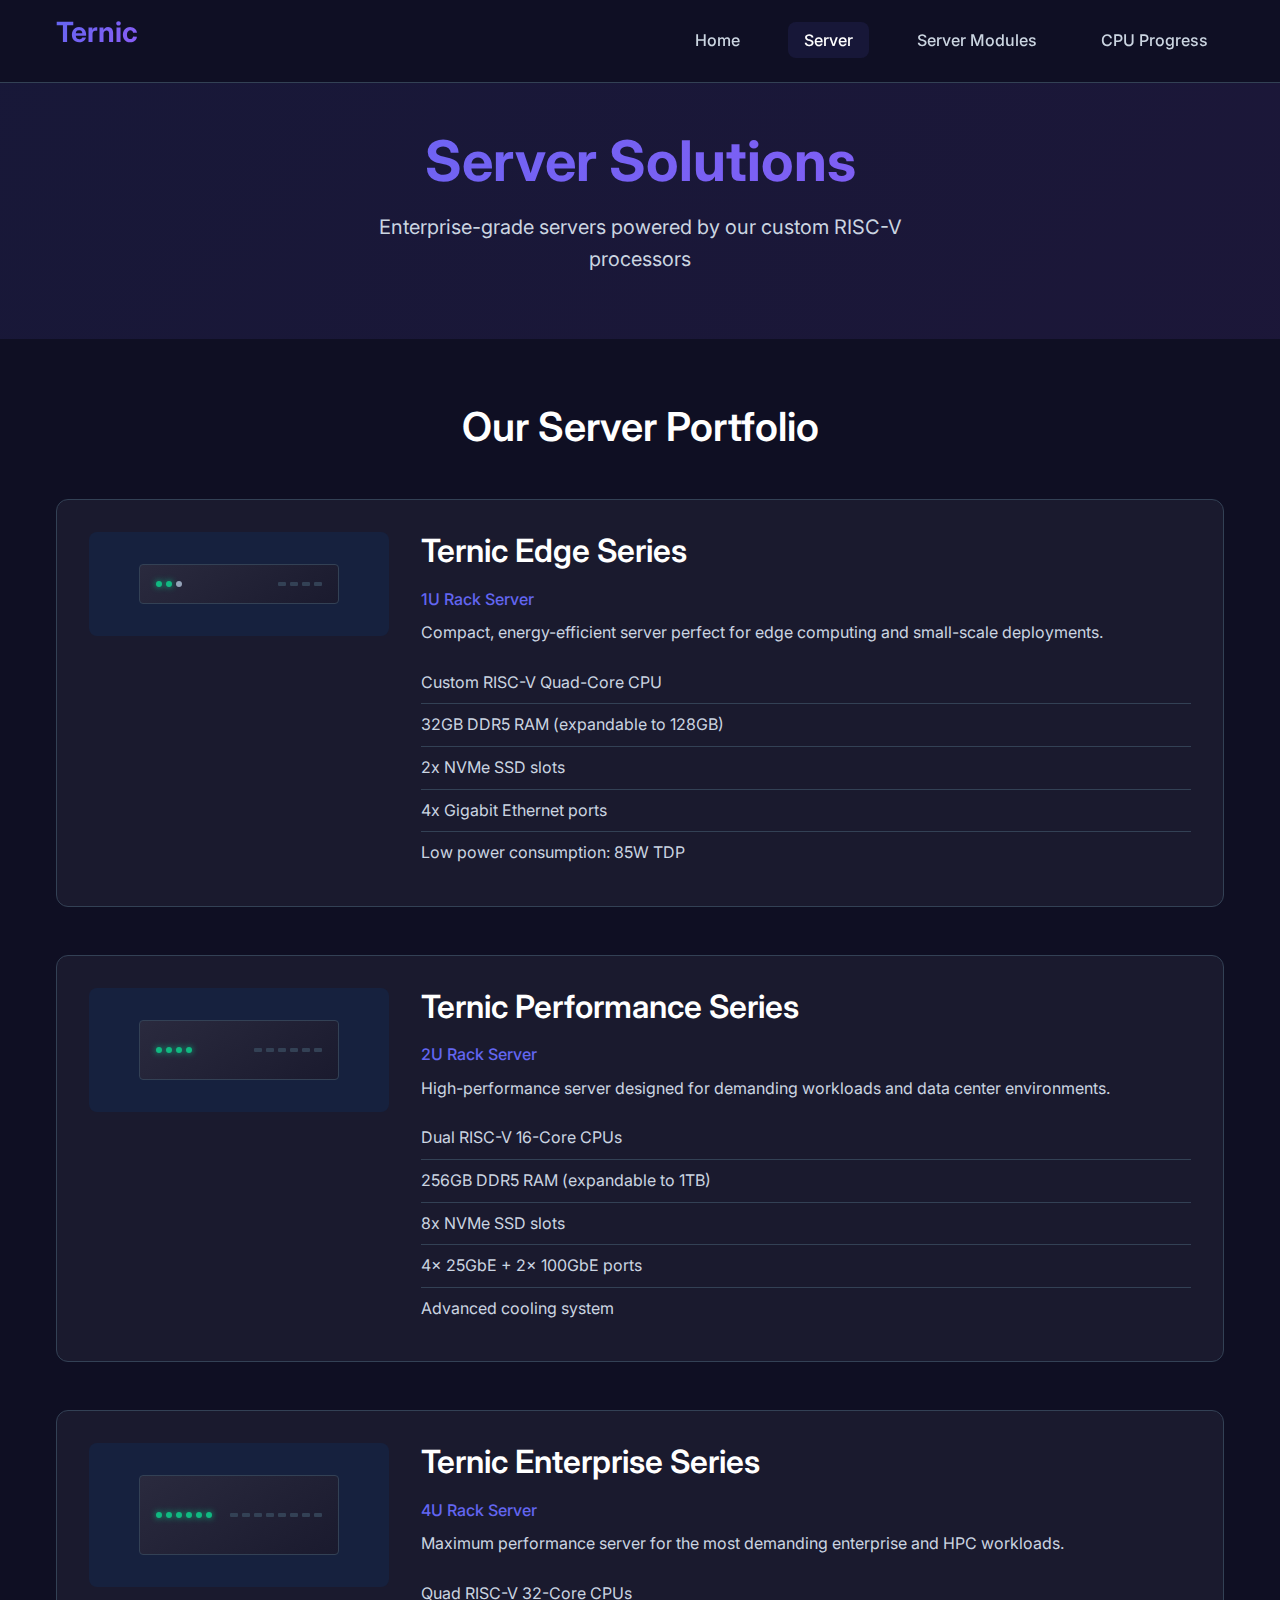
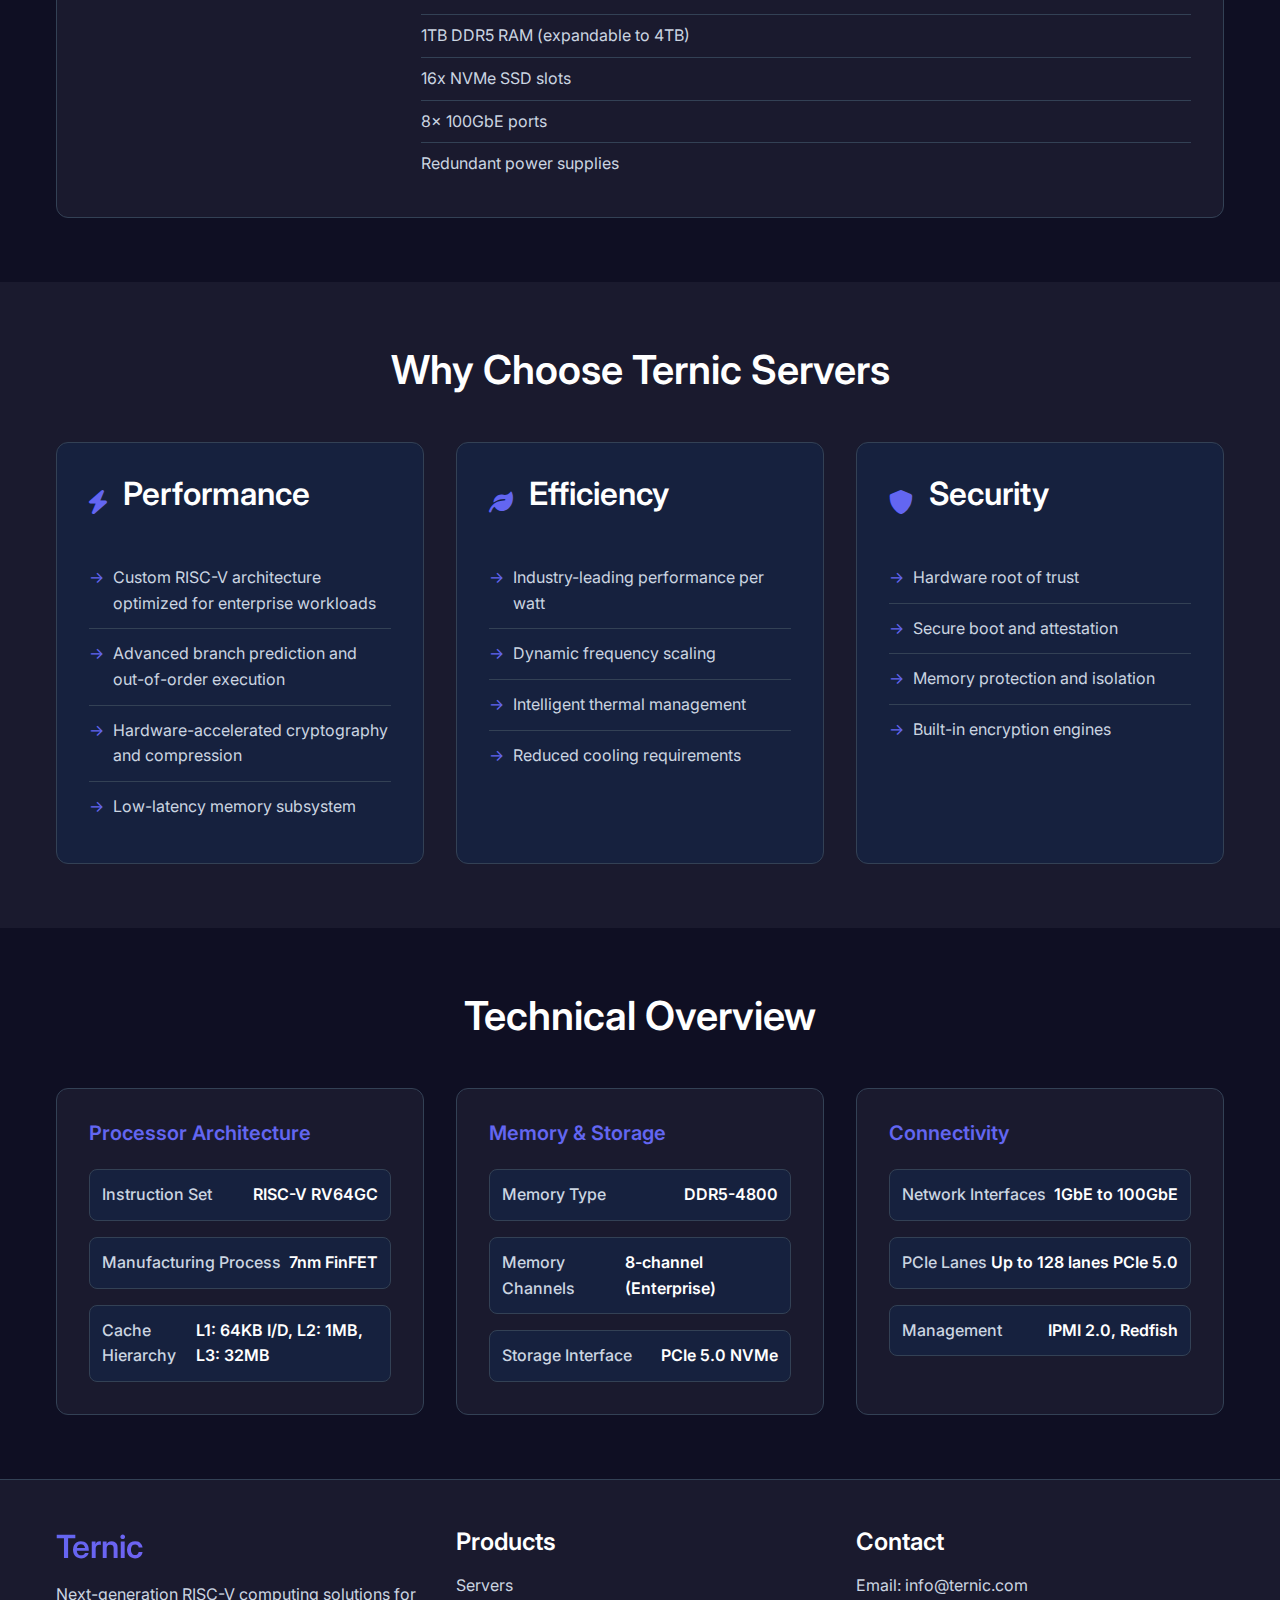
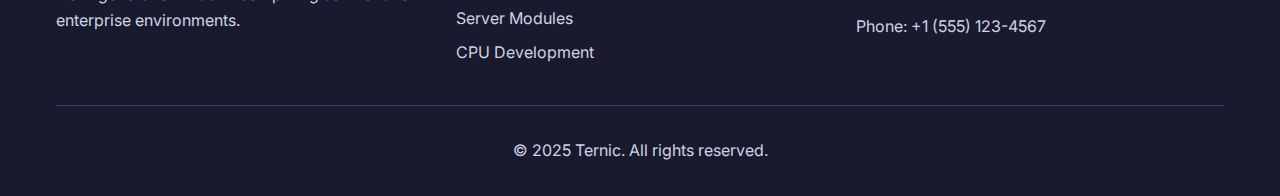
<file: server.html>
<!DOCTYPE html>
<html lang="en">
<head>
    <meta charset="UTF-8">
    <meta name="viewport" content="width=device-width, initial-scale=1.0">
    <title>Server Solutions - Ternic</title>
    <link rel="stylesheet" href="styles.css">
    <link href="https://fonts.googleapis.com/css2?family=Inter:wght@300;400;500;600;700&display=swap" rel="stylesheet">
    <link rel="stylesheet" href="https://cdnjs.cloudflare.com/ajax/libs/font-awesome/6.0.0/css/all.min.css">
</head>
<body>
    <header class="header">
        <nav class="nav">
            <div class="nav-brand">
                <h1 class="logo">Ternic</h1>
            </div>
            <ul class="nav-menu" id="nav-menu">
                <li><a href="index.html" class="nav-link">Home</a></li>
                <li><a href="server.html" class="nav-link active">Server</a></li>
                <li><a href="modules.html" class="nav-link">Server Modules</a></li>
                <li><a href="cpu-progress.html" class="nav-link">CPU Progress</a></li>
            </ul>
            <div class="nav-toggle" id="nav-toggle">
                <span></span>
                <span></span>
                <span></span>
            </div>
        </nav>
    </header>

    <main>
        <!-- Page Hero -->
        <section class="page-hero">
            <div class="container">
                <h1 class="page-title">Server Solutions</h1>
                <p class="page-description">Enterprise-grade servers powered by our custom RISC-V processors</p>
            </div>
        </section>

        <!-- Server Lineup -->
        <section class="server-lineup">
            <div class="container">
                <h2 class="section-title">Our Server Portfolio</h2>
                <div class="servers-grid">
                    <div class="server-card">
                        <div class="server-image">
                            <div class="server-visual">
                                <div class="rack-unit">
                                    <div class="led-indicators">
                                        <span class="led active"></span>
                                        <span class="led active"></span>
                                        <span class="led"></span>
                                    </div>
                                    <div class="ports">
                                        <div class="port"></div>
                                        <div class="port"></div>
                                        <div class="port"></div>
                                        <div class="port"></div>
                                    </div>
                                </div>
                            </div>
                        </div>
                        <div class="server-info">
                            <h3>Ternic Edge Series</h3>
                            <p class="server-category">1U Rack Server</p>
                            <p>Compact, energy-efficient server perfect for edge computing and small-scale deployments.</p>
                            <ul class="server-specs">
                                <li>Custom RISC-V Quad-Core CPU</li>
                                <li>32GB DDR5 RAM (expandable to 128GB)</li>
                                <li>2x NVMe SSD slots</li>
                                <li>4x Gigabit Ethernet ports</li>
                                <li>Low power consumption: 85W TDP</li>
                            </ul>
                        </div>
                    </div>

                    <div class="server-card">
                        <div class="server-image">
                            <div class="server-visual">
                                <div class="rack-unit large">
                                    <div class="led-indicators">
                                        <span class="led active"></span>
                                        <span class="led active"></span>
                                        <span class="led active"></span>
                                        <span class="led active"></span>
                                    </div>
                                    <div class="ports">
                                        <div class="port"></div>
                                        <div class="port"></div>
                                        <div class="port"></div>
                                        <div class="port"></div>
                                        <div class="port"></div>
                                        <div class="port"></div>
                                    </div>
                                </div>
                            </div>
                        </div>
                        <div class="server-info">
                            <h3>Ternic Performance Series</h3>
                            <p class="server-category">2U Rack Server</p>
                            <p>High-performance server designed for demanding workloads and data center environments.</p>
                            <ul class="server-specs">
                                <li>Dual RISC-V 16-Core CPUs</li>
                                <li>256GB DDR5 RAM (expandable to 1TB)</li>
                                <li>8x NVMe SSD slots</li>
                                <li>4x 25GbE + 2x 100GbE ports</li>
                                <li>Advanced cooling system</li>
                            </ul>
                        </div>
                    </div>

                    <div class="server-card">
                        <div class="server-image">
                            <div class="server-visual">
                                <div class="rack-unit xl">
                                    <div class="led-indicators">
                                        <span class="led active"></span>
                                        <span class="led active"></span>
                                        <span class="led active"></span>
                                        <span class="led active"></span>
                                        <span class="led active"></span>
                                        <span class="led active"></span>
                                    </div>
                                    <div class="ports">
                                        <div class="port"></div>
                                        <div class="port"></div>
                                        <div class="port"></div>
                                        <div class="port"></div>
                                        <div class="port"></div>
                                        <div class="port"></div>
                                        <div class="port"></div>
                                        <div class="port"></div>
                                    </div>
                                </div>
                            </div>
                        </div>
                        <div class="server-info">
                            <h3>Ternic Enterprise Series</h3>
                            <p class="server-category">4U Rack Server</p>
                            <p>Maximum performance server for the most demanding enterprise and HPC workloads.</p>
                            <ul class="server-specs">
                                <li>Quad RISC-V 32-Core CPUs</li>
                                <li>1TB DDR5 RAM (expandable to 4TB)</li>
                                <li>16x NVMe SSD slots</li>
                                <li>8x 100GbE ports</li>
                                <li>Redundant power supplies</li>
                            </ul>
                        </div>
                    </div>
                </div>
            </div>
        </section>

        <!-- Server Features -->
        <section class="server-features">
            <div class="container">
                <h2 class="section-title">Why Choose Ternic Servers</h2>
                <div class="features-comparison">
                    <div class="feature-column">
                        <div class="feature-header">
                            <i class="fas fa-bolt"></i>
                            <h3>Performance</h3>
                        </div>
                        <ul>
                            <li>Custom RISC-V architecture optimized for enterprise workloads</li>
                            <li>Advanced branch prediction and out-of-order execution</li>
                            <li>Hardware-accelerated cryptography and compression</li>
                            <li>Low-latency memory subsystem</li>
                        </ul>
                    </div>
                    <div class="feature-column">
                        <div class="feature-header">
                            <i class="fas fa-leaf"></i>
                            <h3>Efficiency</h3>
                        </div>
                        <ul>
                            <li>Industry-leading performance per watt</li>
                            <li>Dynamic frequency scaling</li>
                            <li>Intelligent thermal management</li>
                            <li>Reduced cooling requirements</li>
                        </ul>
                    </div>
                    <div class="feature-column">
                        <div class="feature-header">
                            <i class="fas fa-shield-alt"></i>
                            <h3>Security</h3>
                        </div>
                        <ul>
                            <li>Hardware root of trust</li>
                            <li>Secure boot and attestation</li>
                            <li>Memory protection and isolation</li>
                            <li>Built-in encryption engines</li>
                        </ul>
                    </div>
                </div>
            </div>
        </section>

        <!-- Technical Specifications -->
        <section class="tech-specs">
            <div class="container">
                <h2 class="section-title">Technical Overview</h2>
                <div class="specs-grid">
                    <div class="spec-category">
                        <h3>Processor Architecture</h3>
                        <div class="spec-items">
                            <div class="spec-item">
                                <span class="spec-label">Instruction Set</span>
                                <span class="spec-value">RISC-V RV64GC</span>
                            </div>
                            <div class="spec-item">
                                <span class="spec-label">Manufacturing Process</span>
                                <span class="spec-value">7nm FinFET</span>
                            </div>
                            <div class="spec-item">
                                <span class="spec-label">Cache Hierarchy</span>
                                <span class="spec-value">L1: 64KB I/D, L2: 1MB, L3: 32MB</span>
                            </div>
                        </div>
                    </div>
                    <div class="spec-category">
                        <h3>Memory & Storage</h3>
                        <div class="spec-items">
                            <div class="spec-item">
                                <span class="spec-label">Memory Type</span>
                                <span class="spec-value">DDR5-4800</span>
                            </div>
                            <div class="spec-item">
                                <span class="spec-label">Memory Channels</span>
                                <span class="spec-value">8-channel (Enterprise)</span>
                            </div>
                            <div class="spec-item">
                                <span class="spec-label">Storage Interface</span>
                                <span class="spec-value">PCIe 5.0 NVMe</span>
                            </div>
                        </div>
                    </div>
                    <div class="spec-category">
                        <h3>Connectivity</h3>
                        <div class="spec-items">
                            <div class="spec-item">
                                <span class="spec-label">Network Interfaces</span>
                                <span class="spec-value">1GbE to 100GbE</span>
                            </div>
                            <div class="spec-item">
                                <span class="spec-label">PCIe Lanes</span>
                                <span class="spec-value">Up to 128 lanes PCIe 5.0</span>
                            </div>
                            <div class="spec-item">
                                <span class="spec-label">Management</span>
                                <span class="spec-value">IPMI 2.0, Redfish</span>
                            </div>
                        </div>
                    </div>
                </div>
            </div>
        </section>
    </main>

    <footer class="footer">
        <div class="container">
            <div class="footer-content">
                <div class="footer-section">
                    <h3>Ternic</h3>
                    <p>Next-generation RISC-V computing solutions for enterprise environments.</p>
                </div>
                <div class="footer-section">
                    <h4>Products</h4>
                    <ul>
                        <li><a href="server.html">Servers</a></li>
                        <li><a href="modules.html">Server Modules</a></li>
                        <li><a href="cpu-progress.html">CPU Development</a></li>
                    </ul>
                </div>
                <div class="footer-section">
                    <h4>Contact</h4>
                    <p>Email: info@ternic.com</p>
                    <p>Phone: +1 (555) 123-4567</p>
                </div>
            </div>
            <div class="footer-bottom">
                <p>&copy; 2025 Ternic. All rights reserved.</p>
            </div>
        </div>
    </footer>

    <script src="script.js"></script>
</body>
</html>
</file>
<file: styles.css>
/* CSS Custom Properties */
:root {
    --primary-color: #6366f1;
    --secondary-color: #8b5cf6;
    --tertiary-color: #3b82f6;
    --accent-color: #4f46e5;
    --bg-primary: #0f0f23;
    --bg-secondary: #1a1a2e;
    --bg-tertiary: #16213e;
    --text-primary: #ffffff;
    --text-secondary: #cbd5e1;
    --text-muted: #94a3b8;
    --border-color: #334155;
    --success-color: #10b981;
    --warning-color: #f59e0b;
    --error-color: #ef4444;
    --gradient-primary: linear-gradient(135deg, var(--primary-color), var(--secondary-color));
    --gradient-secondary: linear-gradient(135deg, var(--tertiary-color), var(--primary-color));
    --shadow-sm: 0 1px 2px 0 rgba(0, 0, 0, 0.05);
    --shadow-md: 0 4px 6px -1px rgba(0, 0, 0, 0.1);
    --shadow-lg: 0 10px 15px -3px rgba(0, 0, 0, 0.1);
    --shadow-xl: 0 20px 25px -5px rgba(0, 0, 0, 0.1);
    --border-radius: 8px;
    --border-radius-lg: 12px;
    --font-family: 'Inter', sans-serif;
    --transition: all 0.3s cubic-bezier(0.4, 0, 0.2, 1);
}

/* Reset and Base Styles */
* {
    margin: 0;
    padding: 0;
    box-sizing: border-box;
}

html {
    scroll-behavior: smooth;
    font-size: 16px;
}

body {
    font-family: var(--font-family);
    background-color: var(--bg-primary);
    color: var(--text-primary);
    line-height: 1.6;
    overflow-x: hidden;
}

.container {
    max-width: 1200px;
    margin: 0 auto;
    padding: 0 1rem;
}

/* Typography */
h1, h2, h3, h4, h5, h6 {
    font-weight: 600;
    line-height: 1.2;
    margin-bottom: 1rem;
}

h1 {
    font-size: 3rem;
    font-weight: 700;
}

h2 {
    font-size: 2.5rem;
}

h3 {
    font-size: 2rem;
}

h4 {
    font-size: 1.5rem;
}

p {
    margin-bottom: 1rem;
    color: var(--text-secondary);
}

a {
    color: var(--primary-color);
    text-decoration: none;
    transition: var(--transition);
}

a:hover {
    color: var(--secondary-color);
}

/* Header and Navigation */
.header {
    background: rgba(15, 15, 35, 0.95);
    backdrop-filter: blur(10px);
    border-bottom: 1px solid var(--border-color);
    position: fixed;
    top: 0;
    left: 0;
    right: 0;
    z-index: 1000;
    padding: 1rem 0;
}

.nav {
    display: flex;
    justify-content: space-between;
    align-items: center;
    max-width: 1200px;
    margin: 0 auto;
    padding: 0 1rem;
}

.logo {
    font-size: 1.75rem;
    font-weight: 700;
    background: var(--gradient-primary);
    -webkit-background-clip: text;
    -webkit-text-fill-color: transparent;
    background-clip: text;
}

.nav-menu {
    display: flex;
    list-style: none;
    gap: 2rem;
}

.nav-link {
    color: var(--text-secondary);
    font-weight: 500;
    padding: 0.5rem 1rem;
    border-radius: var(--border-radius);
    transition: var(--transition);
}

.nav-link:hover,
.nav-link.active {
    color: var(--text-primary);
    background: rgba(99, 102, 241, 0.1);
}

.nav-toggle {
    display: none;
    flex-direction: column;
    cursor: pointer;
    gap: 4px;
}

.nav-toggle span {
    width: 25px;
    height: 3px;
    background: var(--text-primary);
    transition: var(--transition);
}

/* Buttons */
.btn {
    display: inline-flex;
    align-items: center;
    justify-content: center;
    padding: 0.75rem 1.5rem;
    font-weight: 500;
    border-radius: var(--border-radius);
    text-decoration: none;
    transition: var(--transition);
    cursor: pointer;
    border: none;
    font-size: 1rem;
    gap: 0.5rem;
}

.btn-primary {
    background: var(--gradient-primary);
    color: var(--text-primary);
    box-shadow: var(--shadow-md);
}

.btn-primary:hover {
    transform: translateY(-2px);
    box-shadow: var(--shadow-lg);
}

.btn-secondary {
    background: transparent;
    color: var(--text-primary);
    border: 2px solid var(--primary-color);
}

.btn-secondary:hover {
    background: var(--primary-color);
    color: var(--text-primary);
}

/* Hero Section */
.hero {
    padding: 8rem 0 4rem;
    background: radial-gradient(ellipse at center, rgba(99, 102, 241, 0.1) 0%, transparent 70%);
    position: relative;
    overflow: hidden;
}

.hero-content {
    display: grid;
    grid-template-columns: 1fr 1fr;
    gap: 4rem;
    align-items: center;
}

.hero-title {
    font-size: 4rem;
    margin-bottom: 1.5rem;
    background: linear-gradient(135deg, var(--text-primary), var(--primary-color));
    -webkit-background-clip: text;
    -webkit-text-fill-color: transparent;
    background-clip: text;
}

.hero-description {
    font-size: 1.25rem;
    margin-bottom: 2rem;
    line-height: 1.7;
}

.hero-buttons {
    display: flex;
    gap: 1rem;
    flex-wrap: wrap;
}

.hero-visual {
    display: flex;
    justify-content: center;
    align-items: center;
}

.circuit-pattern {
    width: 100%;
    max-width: 400px;
    opacity: 0.8;
}

.circuit-svg {
    width: 100%;
    height: auto;
    animation: circuitPulse 3s ease-in-out infinite alternate;
}

@keyframes circuitPulse {
    0% { opacity: 0.6; }
    100% { opacity: 1; }
}

/* Page Hero */
.page-hero {
    padding: 8rem 0 4rem;
    text-align: center;
    background: linear-gradient(135deg, rgba(99, 102, 241, 0.1), rgba(139, 92, 246, 0.1));
}

.page-title {
    font-size: 3.5rem;
    margin-bottom: 1rem;
    background: var(--gradient-primary);
    -webkit-background-clip: text;
    -webkit-text-fill-color: transparent;
    background-clip: text;
}

.page-description {
    font-size: 1.25rem;
    color: var(--text-secondary);
    max-width: 600px;
    margin: 0 auto;
}

/* Sections */
.section-title {
    text-align: center;
    margin-bottom: 3rem;
    font-size: 2.5rem;
    color: var(--text-primary);
}

/* Features Section */
.features {
    padding: 4rem 0;
    background: var(--bg-secondary);
}

.features-grid {
    display: grid;
    grid-template-columns: repeat(auto-fit, minmax(280px, 1fr));
    gap: 2rem;
}

.feature-card {
    background: var(--bg-tertiary);
    padding: 2rem;
    border-radius: var(--border-radius-lg);
    border: 1px solid var(--border-color);
    text-align: center;
    transition: var(--transition);
}

.feature-card:hover {
    transform: translateY(-5px);
    box-shadow: var(--shadow-xl);
    border-color: var(--primary-color);
}

.feature-icon {
    width: 4rem;
    height: 4rem;
    margin: 0 auto 1.5rem;
    display: flex;
    align-items: center;
    justify-content: center;
    background: var(--gradient-primary);
    border-radius: 50%;
    font-size: 1.5rem;
    color: var(--text-primary);
}

.feature-card h3 {
    margin-bottom: 1rem;
    color: var(--text-primary);
}

/* About Section */
.about {
    padding: 4rem 0;
}

.about-content {
    display: grid;
    grid-template-columns: 2fr 1fr;
    gap: 4rem;
    align-items: center;
}

.about h2 {
    margin-bottom: 1.5rem;
    color: var(--text-primary);
}

.stats {
    display: flex;
    gap: 2rem;
    margin-top: 2rem;
}

.stat {
    text-align: center;
}

.stat-number {
    display: block;
    font-size: 2.5rem;
    font-weight: 700;
    color: var(--primary-color);
}

.stat-label {
    font-size: 0.875rem;
    color: var(--text-muted);
}

.tech-stack {
    display: grid;
    grid-template-columns: 1fr 1fr;
    gap: 1rem;
}

.tech-item {
    background: var(--bg-tertiary);
    padding: 1rem;
    border-radius: var(--border-radius);
    border: 1px solid var(--border-color);
    text-align: center;
    font-weight: 500;
    color: var(--primary-color);
}

/* Server Lineup */
.server-lineup {
    padding: 4rem 0;
}

.servers-grid {
    display: grid;
    gap: 3rem;
}

.server-card {
    display: grid;
    grid-template-columns: 300px 1fr;
    gap: 2rem;
    background: var(--bg-secondary);
    padding: 2rem;
    border-radius: var(--border-radius-lg);
    border: 1px solid var(--border-color);
    transition: var(--transition);
}

.server-card:hover {
    border-color: var(--primary-color);
    box-shadow: var(--shadow-lg);
}

.server-visual {
    background: var(--bg-tertiary);
    border-radius: var(--border-radius);
    padding: 2rem;
    display: flex;
    justify-content: center;
    align-items: center;
}

.rack-unit {
    width: 200px;
    height: 40px;
    background: linear-gradient(145deg, #2a2a3e, #1a1a2e);
    border-radius: 4px;
    border: 1px solid var(--border-color);
    display: flex;
    align-items: center;
    justify-content: space-between;
    padding: 0 1rem;
    position: relative;
}

.rack-unit.large {
    height: 60px;
}

.rack-unit.xl {
    height: 80px;
}

.led-indicators {
    display: flex;
    gap: 0.25rem;
}

.led {
    width: 6px;
    height: 6px;
    border-radius: 50%;
    background: var(--text-muted);
}

.led.active {
    background: var(--success-color);
    box-shadow: 0 0 6px var(--success-color);
}

.ports {
    display: flex;
    gap: 0.25rem;
}

.port {
    width: 8px;
    height: 4px;
    background: var(--border-color);
    border-radius: 1px;
}

.server-category {
    color: var(--primary-color);
    font-weight: 500;
    margin-bottom: 0.5rem;
}

.server-specs {
    list-style: none;
    margin-top: 1rem;
}

.server-specs li {
    padding: 0.5rem 0;
    border-bottom: 1px solid var(--border-color);
    color: var(--text-secondary);
}

.server-specs li:last-child {
    border-bottom: none;
}

/* Server Features */
.server-features {
    padding: 4rem 0;
    background: var(--bg-secondary);
}

.features-comparison {
    display: grid;
    grid-template-columns: repeat(auto-fit, minmax(300px, 1fr));
    gap: 2rem;
}

.feature-column {
    background: var(--bg-tertiary);
    padding: 2rem;
    border-radius: var(--border-radius-lg);
    border: 1px solid var(--border-color);
}

.feature-header {
    display: flex;
    align-items: center;
    gap: 1rem;
    margin-bottom: 1.5rem;
}

.feature-header i {
    font-size: 1.5rem;
    color: var(--primary-color);
}

.feature-column ul {
    list-style: none;
}

.feature-column li {
    padding: 0.75rem 0;
    border-bottom: 1px solid var(--border-color);
    color: var(--text-secondary);
    position: relative;
    padding-left: 1.5rem;
}

.feature-column li:before {
    content: "→";
    position: absolute;
    left: 0;
    color: var(--primary-color);
}

.feature-column li:last-child {
    border-bottom: none;
}

/* Tech Specs */
.tech-specs {
    padding: 4rem 0;
}

.specs-grid {
    display: grid;
    grid-template-columns: repeat(auto-fit, minmax(350px, 1fr));
    gap: 2rem;
}

.spec-category {
    background: var(--bg-secondary);
    padding: 2rem;
    border-radius: var(--border-radius-lg);
    border: 1px solid var(--border-color);
}

.spec-category h3 {
    color: var(--primary-color);
    margin-bottom: 1.5rem;
    font-size: 1.25rem;
}

.spec-items {
    display: flex;
    flex-direction: column;
    gap: 1rem;
}

.spec-item {
    display: flex;
    justify-content: space-between;
    padding: 0.75rem;
    background: var(--bg-tertiary);
    border-radius: var(--border-radius);
    border: 1px solid var(--border-color);
}

.spec-label {
    color: var(--text-secondary);
    font-weight: 500;
}

.spec-value {
    color: var(--text-primary);
    font-weight: 600;
}

/* Module Categories */
.module-categories {
    padding: 4rem 0;
}

.categories-grid {
    display: grid;
    grid-template-columns: repeat(auto-fit, minmax(350px, 1fr));
    gap: 2rem;
}

.category-card {
    background: var(--bg-secondary);
    padding: 2rem;
    border-radius: var(--border-radius-lg);
    border: 1px solid var(--border-color);
    transition: var(--transition);
}

.category-card:hover {
    border-color: var(--primary-color);
    transform: translateY(-2px);
}

.category-icon {
    width: 3rem;
    height: 3rem;
    background: var(--gradient-primary);
    border-radius: 50%;
    display: flex;
    align-items: center;
    justify-content: center;
    margin-bottom: 1rem;
    font-size: 1.25rem;
    color: var(--text-primary);
}

.module-list {
    margin-top: 1.5rem;
    display: flex;
    flex-direction: column;
    gap: 0.75rem;
}

.module-item {
    display: flex;
    justify-content: space-between;
    padding: 0.75rem;
    background: var(--bg-tertiary);
    border-radius: var(--border-radius);
    border: 1px solid var(--border-color);
    transition: var(--transition);
}

.module-item:hover {
    border-color: var(--primary-color);
}

.module-name {
    color: var(--text-primary);
    font-weight: 600;
}

.module-desc {
    color: var(--text-secondary);
}

/* Modular Intro */
.modular-intro {
    padding: 4rem 0;
    background: var(--bg-secondary);
}

.intro-content {
    display: grid;
    grid-template-columns: 1fr 1fr;
    gap: 4rem;
    align-items: center;
}

.benefits {
    display: flex;
    flex-direction: column;
    gap: 1rem;
    margin-top: 2rem;
}

.benefit {
    display: flex;
    align-items: center;
    gap: 1rem;
    color: var(--text-secondary);
}

.benefit i {
    color: var(--primary-color);
    font-size: 1.25rem;
}

.module-assembly {
    display: grid;
    grid-template-columns: 1fr 1fr;
    gap: 1rem;
}

.module-slot {
    background: var(--bg-tertiary);
    border: 2px dashed var(--border-color);
    border-radius: var(--border-radius);
    padding: 1rem;
    min-height: 80px;
    display: flex;
    align-items: center;
    justify-content: center;
    transition: var(--transition);
}

.module-slot:hover {
    border-color: var(--primary-color);
}

.module {
    background: var(--gradient-primary);
    color: var(--text-primary);
    padding: 1rem;
    border-radius: var(--border-radius);
    font-weight: 600;
    text-align: center;
    width: 100%;
}

.cpu-module { background: linear-gradient(135deg, #6366f1, #8b5cf6); }
.memory-module { background: linear-gradient(135deg, #3b82f6, #6366f1); }
.storage-module { background: linear-gradient(135deg, #8b5cf6, #a855f7); }
.network-module { background: linear-gradient(135deg, #4f46e5, #3b82f6); }

/* Configuration Builder */
.config-builder {
    padding: 4rem 0;
}

.config-examples {
    display: grid;
    grid-template-columns: repeat(auto-fit, minmax(400px, 1fr));
    gap: 2rem;
}

.config-card {
    background: var(--bg-secondary);
    padding: 2rem;
    border-radius: var(--border-radius-lg);
    border: 1px solid var(--border-color);
    transition: var(--transition);
}

.config-card:hover {
    border-color: var(--primary-color);
    transform: translateY(-2px);
}

.config-card h3 {
    color: var(--primary-color);
    margin-bottom: 1.5rem;
}

.config-specs {
    display: flex;
    flex-direction: column;
    gap: 1rem;
    margin-bottom: 1.5rem;
}

.config-spec {
    display: flex;
    align-items: center;
    gap: 1rem;
    padding: 0.75rem;
    background: var(--bg-tertiary);
    border-radius: var(--border-radius);
    border: 1px solid var(--border-color);
}

.config-spec i {
    color: var(--primary-color);
    width: 20px;
}

.config-use-case {
    padding: 1rem;
    background: rgba(99, 102, 241, 0.1);
    border-radius: var(--border-radius);
    border-left: 4px solid var(--primary-color);
    color: var(--text-secondary);
}

/* Module Advantages */
.module-advantages {
    padding: 4rem 0;
    background: var(--bg-secondary);
}

.advantages-grid {
    display: grid;
    grid-template-columns: repeat(auto-fit, minmax(250px, 1fr));
    gap: 2rem;
}

.advantage {
    text-align: center;
    padding: 2rem;
    background: var(--bg-tertiary);
    border-radius: var(--border-radius-lg);
    border: 1px solid var(--border-color);
    transition: var(--transition);
}

.advantage:hover {
    transform: translateY(-5px);
    border-color: var(--primary-color);
}

.advantage i {
    font-size: 2.5rem;
    color: var(--primary-color);
    margin-bottom: 1rem;
    display: block;
}

.advantage h3 {
    color: var(--text-primary);
    margin-bottom: 1rem;
}

/* Development Timeline */
.development-timeline {
    padding: 4rem 0;
}

.timeline {
    max-width: 800px;
    margin: 0 auto;
    position: relative;
}

.timeline::before {
    content: '';
    position: absolute;
    left: 2rem;
    top: 0;
    bottom: 0;
    width: 2px;
    background: var(--border-color);
}

.timeline-item {
    position: relative;
    margin-bottom: 3rem;
    padding-left: 5rem;
}

.timeline-marker {
    position: absolute;
    left: 1rem;
    top: 0.5rem;
    width: 2rem;
    height: 2rem;
    border-radius: 50%;
    display: flex;
    align-items: center;
    justify-content: center;
    font-size: 0.875rem;
    font-weight: 600;
    color: var(--text-primary);
}

.timeline-item.completed .timeline-marker {
    background: var(--success-color);
}

.timeline-item.current .timeline-marker {
    background: var(--primary-color);
    animation: pulse 2s infinite;
}

.timeline-item.upcoming .timeline-marker {
    background: var(--text-muted);
}

@keyframes pulse {
    0%, 100% { opacity: 1; }
    50% { opacity: 0.5; }
}

.timeline-content {
    background: var(--bg-secondary);
    padding: 2rem;
    border-radius: var(--border-radius-lg);
    border: 1px solid var(--border-color);
}

.timeline-date {
    color: var(--primary-color);
    font-weight: 600;
    font-size: 0.875rem;
    margin-bottom: 0.5rem;
}

.timeline-content h3 {
    color: var(--text-primary);
    margin-bottom: 1rem;
}

.timeline-achievements {
    display: flex;
    flex-wrap: wrap;
    gap: 0.5rem;
    margin-top: 1rem;
}

.achievement {
    background: rgba(99, 102, 241, 0.1);
    color: var(--primary-color);
    padding: 0.25rem 0.75rem;
    border-radius: 1rem;
    font-size: 0.875rem;
    font-weight: 500;
}

/* Technical Progress */
.technical-progress {
    padding: 4rem 0;
    background: var(--bg-secondary);
}

.progress-grid {
    display: grid;
    grid-template-columns: repeat(auto-fit, minmax(350px, 1fr));
    gap: 2rem;
}

.progress-card {
    background: var(--bg-tertiary);
    padding: 2rem;
    border-radius: var(--border-radius-lg);
    border: 1px solid var(--border-color);
}

.progress-header {
    display: flex;
    justify-content: space-between;
    align-items: center;
    margin-bottom: 1rem;
}

.progress-header h3 {
    color: var(--text-primary);
    margin-bottom: 0;
}

.progress-percentage {
    color: var(--primary-color);
    font-weight: 700;
    font-size: 1.25rem;
}

.progress-bar {
    width: 100%;
    height: 8px;
    background: var(--bg-primary);
    border-radius: 4px;
    overflow: hidden;
    margin-bottom: 1.5rem;
}

.progress-fill {
    height: 100%;
    background: var(--gradient-primary);
    border-radius: 4px;
    transition: width 1s ease-in-out;
}

.progress-details {
    display: flex;
    flex-direction: column;
    gap: 0.75rem;
}

.detail-item {
    display: flex;
    align-items: center;
    gap: 0.75rem;
    color: var(--text-secondary);
}

.detail-item i {
    color: var(--success-color);
    font-size: 0.875rem;
}

.detail-item i.fa-spinner {
    color: var(--warning-color);
    animation: spin 1s linear infinite;
}

@keyframes spin {
    0% { transform: rotate(0deg); }
    100% { transform: rotate(360deg); }
}

/* Performance Benchmarks */
.performance-benchmarks {
    padding: 4rem 0;
}

.benchmarks-grid {
    display: grid;
    grid-template-columns: repeat(auto-fit, minmax(400px, 1fr));
    gap: 2rem;
}

.benchmark-card {
    background: var(--bg-secondary);
    padding: 2rem;
    border-radius: var(--border-radius-lg);
    border: 1px solid var(--border-color);
}

.benchmark-card h3 {
    color: var(--primary-color);
    margin-bottom: 1.5rem;
    text-align: center;
}

.benchmark-chart {
    display: flex;
    flex-direction: column;
    gap: 1rem;
}

.chart-bar {
    display: flex;
    align-items: center;
    gap: 1rem;
}

.bar-label {
    min-width: 120px;
    color: var(--text-secondary);
    font-weight: 500;
    font-size: 0.875rem;
}

.bar-container {
    flex: 1;
    display: flex;
    align-items: center;
    gap: 1rem;
}

.bar {
    height: 20px;
    border-radius: 10px;
    position: relative;
    transition: width 1s ease-in-out;
}

.bar.ternic {
    background: var(--gradient-primary);
}

.bar.competitor {
    background: linear-gradient(135deg, var(--text-muted), var(--border-color));
}

.bar-value {
    min-width: 80px;
    color: var(--text-primary);
    font-weight: 600;
    font-size: 0.875rem;
}

.benchmark-note {
    margin-top: 1rem;
    font-size: 0.875rem;
    color: var(--text-muted);
    text-align: center;
    font-style: italic;
}

/* Development Team */
.development-team {
    padding: 4rem 0;
    background: var(--bg-secondary);
}

.team-stats {
    display: grid;
    grid-template-columns: repeat(auto-fit, minmax(200px, 1fr));
    gap: 2rem;
    margin-bottom: 3rem;
}

.team-stat {
    display: flex;
    align-items: center;
    gap: 1rem;
    background: var(--bg-tertiary);
    padding: 2rem;
    border-radius: var(--border-radius-lg);
    border: 1px solid var(--border-color);
}

.stat-icon {
    width: 3rem;
    height: 3rem;
    background: var(--gradient-primary);
    border-radius: 50%;
    display: flex;
    align-items: center;
    justify-content: center;
    font-size: 1.25rem;
    color: var(--text-primary);
}

.stat-content {
    display: flex;
    flex-direction: column;
}

.team-expertise {
    text-align: center;
}

.team-expertise h3 {
    color: var(--text-primary);
    margin-bottom: 2rem;
    font-size: 1.5rem;
}

.expertise-tags {
    display: flex;
    flex-wrap: wrap;
    gap: 1rem;
    justify-content: center;
    max-width: 800px;
    margin: 0 auto;
}

.expertise-tag {
    background: rgba(99, 102, 241, 0.1);
    color: var(--primary-color);
    padding: 0.5rem 1rem;
    border-radius: 2rem;
    border: 1px solid var(--primary-color);
    font-weight: 500;
    transition: var(--transition);
}

.expertise-tag:hover {
    background: var(--primary-color);
    color: var(--text-primary);
}

/* Contact Section */
.contact {
    padding: 4rem 0;
    background: var(--bg-secondary);
}

.contact-content {
    display: grid;
    grid-template-columns: 1fr 1fr;
    gap: 4rem;
    align-items: start;
}

.contact-info h2 {
    color: var(--text-primary);
    margin-bottom: 1rem;
    font-size: 2.5rem;
}

.contact-info > p {
    color: var(--text-secondary);
    margin-bottom: 3rem;
    font-size: 1.125rem;
}

.contact-methods {
    display: flex;
    flex-direction: column;
    gap: 2rem;
}

.contact-method {
    display: flex;
    gap: 1.5rem;
    align-items: flex-start;
}

.contact-icon {
    width: 3.5rem;
    height: 3.5rem;
    background: var(--gradient-primary);
    border-radius: 50%;
    display: flex;
    align-items: center;
    justify-content: center;
    font-size: 1.25rem;
    color: var(--text-primary);
    flex-shrink: 0;
}

.contact-details h3 {
    color: var(--text-primary);
    margin-bottom: 0.5rem;
    font-size: 1.25rem;
}

.contact-details p {
    color: var(--text-secondary);
    margin-bottom: 0.75rem;
    font-size: 0.95rem;
}

.contact-link {
    color: var(--primary-color);
    font-weight: 600;
    font-size: 1.125rem;
    text-decoration: none;
    transition: var(--transition);
}

.contact-link:hover {
    color: var(--secondary-color);
    text-decoration: underline;
}

.contact-visual {
    display: flex;
    justify-content: center;
    align-items: flex-start;
}

.contact-card {
    background: var(--bg-tertiary);
    border: 1px solid var(--border-color);
    border-radius: var(--border-radius-lg);
    padding: 2rem;
    width: 100%;
    max-width: 400px;
    transition: var(--transition);
}

.contact-card:hover {
    border-color: var(--primary-color);
    transform: translateY(-5px);
    box-shadow: var(--shadow-lg);
}

.card-header {
    margin-bottom: 1.5rem;
}

.card-header h3 {
    color: var(--text-primary);
    margin-bottom: 0.75rem;
    font-size: 1.25rem;
}

.status-indicator {
    display: flex;
    align-items: center;
    gap: 0.5rem;
    font-size: 0.875rem;
    color: var(--text-secondary);
}

.status-dot {
    width: 8px;
    height: 8px;
    background: var(--success-color);
    border-radius: 50%;
    display: inline-block;
    animation: pulse 2s infinite;
}

@keyframes pulse {
    0%, 100% { opacity: 1; }
    50% { opacity: 0.5; }
}

.card-content {
    margin-bottom: 2rem;
}

.service-item {
    display: flex;
    align-items: center;
    gap: 0.75rem;
    padding: 0.75rem 0;
    border-bottom: 1px solid var(--border-color);
    color: var(--text-secondary);
}

.service-item:last-child {
    border-bottom: none;
}

.service-item i {
    color: var(--success-color);
    font-size: 0.875rem;
}

.card-action {
    text-align: center;
}

.card-action .btn {
    width: 100%;
}

/* CTA Section */
.cta {
    padding: 4rem 0;
    background: var(--gradient-primary);
    text-align: center;
}

.cta-content {
    max-width: 600px;
    margin: 0 auto;
}

.cta h2 {
    color: var(--text-primary);
    margin-bottom: 1rem;
}

.cta p {
    color: var(--text-primary);
    margin-bottom: 2rem;
    opacity: 0.9;
}

.cta .btn-primary {
    background: var(--text-primary);
    color: var(--primary-color);
}

.cta .btn-primary:hover {
    background: var(--text-secondary);
}

/* Footer */
.footer {
    background: var(--bg-secondary);
    border-top: 1px solid var(--border-color);
    padding: 3rem 0 1rem;
}

.footer-content {
    display: grid;
    grid-template-columns: repeat(auto-fit, minmax(250px, 1fr));
    gap: 2rem;
    margin-bottom: 2rem;
}

.footer-section h3,
.footer-section h4 {
    color: var(--text-primary);
    margin-bottom: 1rem;
}

.footer-section h3 {
    background: var(--gradient-primary);
    -webkit-background-clip: text;
    -webkit-text-fill-color: transparent;
    background-clip: text;
}

.footer-section ul {
    list-style: none;
}

.footer-section ul li {
    margin-bottom: 0.5rem;
}

.footer-section ul li a {
    color: var(--text-secondary);
    transition: var(--transition);
}

.footer-section ul li a:hover {
    color: var(--primary-color);
}

.footer-bottom {
    border-top: 1px solid var(--border-color);
    padding-top: 2rem;
    text-align: center;
    color: var(--text-muted);
}

/* Responsive Design */
@media (max-width: 768px) {
    .nav-menu {
        position: fixed;
        top: 100%;
        left: 0;
        right: 0;
        background: var(--bg-primary);
        border-top: 1px solid var(--border-color);
        flex-direction: column;
        padding: 2rem;
        transform: translateY(-100%);
        opacity: 0;
        visibility: hidden;
        transition: var(--transition);
    }

    .nav-menu.active {
        transform: translateY(0);
        opacity: 1;
        visibility: visible;
    }

    .nav-toggle {
        display: flex;
    }

    .nav-toggle.active span:nth-child(1) {
        transform: rotate(45deg) translate(5px, 5px);
    }

    .nav-toggle.active span:nth-child(2) {
        opacity: 0;
    }

    .nav-toggle.active span:nth-child(3) {
        transform: rotate(-45deg) translate(7px, -6px);
    }

    .hero-content {
        grid-template-columns: 1fr;
        text-align: center;
    }

    .hero-title {
        font-size: 2.5rem;
    }

    .page-title {
        font-size: 2.5rem;
    }

    .about-content {
        grid-template-columns: 1fr;
    }

    .intro-content {
        grid-template-columns: 1fr;
    }

    .server-card {
        grid-template-columns: 1fr;
    }

    .stats {
        flex-direction: column;
        gap: 1rem;
    }

    .hero-buttons {
        justify-content: center;
    }

    .contact-content {
        grid-template-columns: 1fr;
        gap: 2rem;
    }

    .contact-methods {
        gap: 1.5rem;
    }

    .contact-method {
        gap: 1rem;
    }

    .contact-icon {
        width: 3rem;
        height: 3rem;
        font-size: 1.1rem;
    }

    .contact-details h3 {
        font-size: 1.125rem;
    }

    .contact-link {
        font-size: 1rem;
    }

    .contact-card {
        max-width: none;
        margin-top: 1rem;
    }

    .btn {
        min-width: 150px;
    }

    .timeline::before {
        left: 1rem;
    }

    .timeline-item {
        padding-left: 3rem;
    }

    .timeline-marker {
        left: 0;
    }
}

@media (max-width: 480px) {
    .container {
        padding: 0 0.5rem;
    }

    .hero {
        padding: 6rem 0 2rem;
    }

    .hero-title {
        font-size: 2rem;
    }

    .page-title {
        font-size: 2rem;
    }

    .section-title {
        font-size: 2rem;
    }

    .feature-card,
    .category-card,
    .config-card {
        padding: 1.5rem;
    }

    .btn {
        padding: 0.5rem 1rem;
        font-size: 0.875rem;
    }

    .hero-buttons {
        flex-direction: column;
        align-items: center;
    }

    .module-assembly {
        grid-template-columns: 1fr;
    }
}

/* Animation utilities */
.fade-in {
    animation: fadeIn 0.6s ease-out;
}

@keyframes fadeIn {
    from {
        opacity: 0;
        transform: translateY(20px);
    }
    to {
        opacity: 1;
        transform: translateY(0);
    }
}

.slide-in-left {
    animation: slideInLeft 0.6s ease-out;
}

@keyframes slideInLeft {
    from {
        opacity: 0;
        transform: translateX(-30px);
    }
    to {
        opacity: 1;
        transform: translateX(0);
    }
}

.slide-in-right {
    animation: slideInRight 0.6s ease-out;
}

@keyframes slideInRight {
    from {
        opacity: 0;
        transform: translateX(30px);
    }
    to {
        opacity: 1;
        transform: translateX(0);
    }
}

/* Loading states */
.loading {
    opacity: 0.6;
    pointer-events: none;
}

.skeleton {
    background: linear-gradient(90deg, var(--bg-tertiary) 25%, var(--border-color) 50%, var(--bg-tertiary) 75%);
    background-size: 200% 100%;
    animation: loading 1.5s infinite;
}

@keyframes loading {
    0% {
        background-position: 200% 0;
    }
    100% {
        background-position: -200% 0;
    }
}

/* Accessibility */
@media (prefers-reduced-motion: reduce) {
    *,
    *::before,
    *::after {
        animation-duration: 0.01ms !important;
        animation-iteration-count: 1 !important;
        transition-duration: 0.01ms !important;
        scroll-behavior: auto !important;
    }
}

/* Focus styles */
.btn:focus,
.nav-link:focus {
    outline: 2px solid var(--primary-color);
    outline-offset: 2px;
}

/* Print styles */
@media print {
    .header,
    .nav-toggle,
    .cta,
    .footer {
        display: none;
    }

    body {
        background: white;
        color: black;
    }

    .page-hero {
        padding: 2rem 0;
    }
}
</file>
